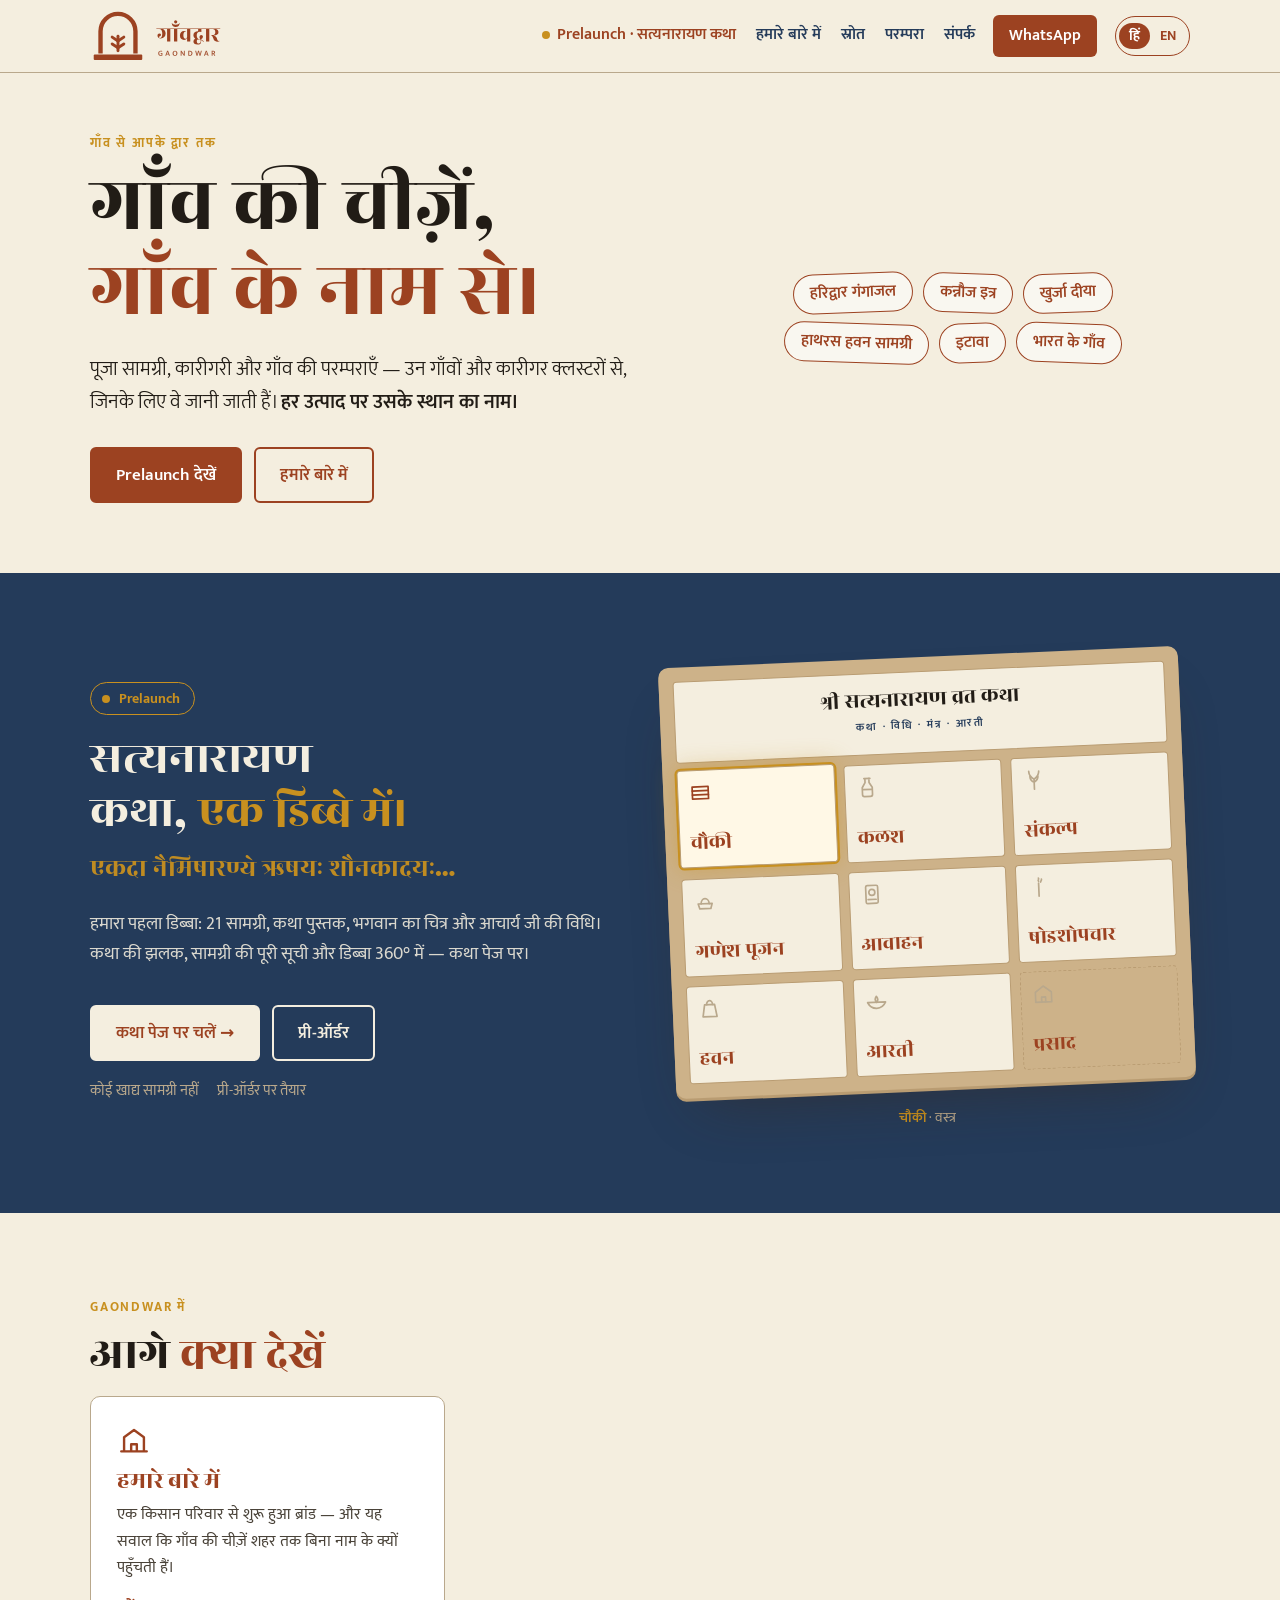
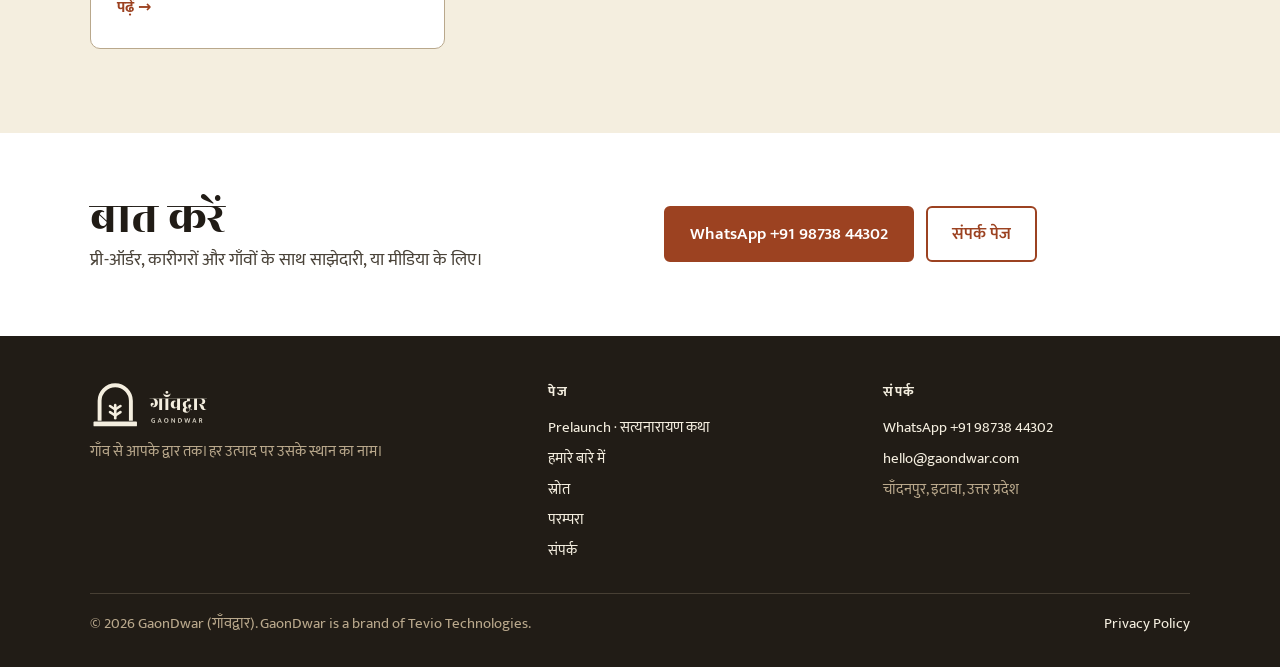
<file: index.html>
<!DOCTYPE html>

<html data-title-en="GaonDwar | From the village to your door" lang="hi">
<head>
<meta charset="utf-8"/>
<meta content="width=device-width, initial-scale=1" name="viewport"/>
<title>GaonDwar | गाँवद्वार — गाँव से आपके द्वार तक</title>
<meta content="GaonDwar (गाँवद्वार) — पूजा सामग्री, कारीगरी और गाँव की परम्पराएँ, उन गाँवों और कारीगर क्लस्टरों से जिनके लिए वे जानी जाती हैं। Prelaunch: सत्यनारायण कथा पूजन सामग्री।" name="description"/>
<meta content="GaonDwar | गाँवद्वार — गाँव से आपके द्वार तक" property="og:title"/>
<meta content="GaonDwar (गाँवद्वार) — पूजा सामग्री, कारीगरी और गाँव की परम्पराएँ, उन गाँवों और कारीगर क्लस्टरों से जिनके लिए वे जानी जाती हैं। Prelaunch: सत्यनारायण कथा पूजन सामग्री।" property="og:description"/>
<meta content="https://gaondwar.in/" property="og:url"/>
<meta content="website" property="og:type"/>
<meta content="https://gaondwar.in/assets/og-image.png" property="og:image"/>
<meta content="summary_large_image" name="twitter:card"/>
<meta content="#9C4221" name="theme-color"/>
<link href="assets/favicon.svg" rel="icon" type="image/svg+xml"/>
<link href="assets/favicon-32.png" rel="icon" sizes="32x32" type="image/png"/>
<link href="assets/favicon-180.png" rel="apple-touch-icon"/>
<link href="https://fonts.googleapis.com" rel="preconnect"/>
<link crossorigin="" href="https://fonts.gstatic.com" rel="preconnect"/>
<link href="https://fonts.googleapis.com/css2?family=Mukta:wght@300;400;500;600;700&amp;family=Rozha+One&amp;display=swap" rel="stylesheet"/>
<link href="assets/site.css" rel="stylesheet"/>
<style>
.hero{display:grid;grid-template-columns:minmax(0,1.1fr) minmax(0,.9fr);gap:48px;align-items:center;padding-top:60px;padding-bottom:70px}
@media(max-width:880px){.hero{grid-template-columns:minmax(0,1fr);gap:26px;padding-top:34px}}
.hero h1{font-family:'Rozha One',serif;font-weight:400;font-size:clamp(44px,6.6vw,82px);line-height:1.03;text-wrap:balance}
.hero .lede{font-size:clamp(17px,1.7vw,20px);font-weight:300;max-width:31em;margin:20px 0 28px}
.hero .lede b{font-weight:600}
.places{display:flex;flex-wrap:wrap;gap:10px}
.places span{border:1.5px solid var(--geru);color:var(--geru);border-radius:30px;padding:6px 16px;font-weight:600;background:#fff8}
.hero .places{justify-self:center;max-width:430px;justify-content:center}
.hero .places span:nth-child(odd){transform:rotate(-2deg)}.hero .places span:nth-child(even){transform:rotate(2deg)}
.teaser{background:var(--neel);color:var(--chuna);overflow:hidden}
.teaser .two{grid-template-columns:minmax(0,1fr) minmax(0,1fr);align-items:center}
@media(max-width:880px){.teaser .two{grid-template-columns:minmax(0,1fr)}}
.teaser h2{color:var(--chuna)} .teaser h2 em{color:var(--haldi)}
.teaser .lead{color:var(--chuna);opacity:.88}
.teaser .pre{display:inline-flex;align-items:center;gap:9px;border:1.5px solid var(--haldi);color:var(--haldi);border-radius:30px;padding:4px 14px 4px 11px;font-weight:700;font-size:14px;margin-bottom:18px}
.teaser .pre i{width:8px;height:8px;border-radius:50%;background:var(--haldi);animation:gdpulse 2s infinite}
.teaser .shl{font-family:'Rozha One',serif;color:var(--haldi);font-size:clamp(20px,2.3vw,26px);line-height:1.5;margin:-6px 0 22px;opacity:.95}
.teaser .ktray{background:var(--kraft)}
.teaser .ktray-cap{color:var(--mitti)} .teaser .ktray-cap b{color:var(--haldi)}
.teaser .facts{list-style:none;display:flex;flex-wrap:wrap;gap:6px 18px;font-size:15px;color:var(--mitti);margin:18px 0 0}
</style>
</head>
<body>
<header class="site">
<div class="wrap nav">
<a aria-label="GaonDwar होम" class="brand" href="./"><img alt="GaonDwar — गाँवद्वार" height="150" src="assets/gaondwar-logo.svg" width="359"/></a>
<nav aria-label="मुख्य" class="menu" id="menu"><a class="pre" data-en="Prelaunch · Satyanarayan Katha" href="satyanarayan/">Prelaunch · सत्यनारायण कथा</a><a data-en="About us" href="about/">हमारे बारे में</a><a data-en="Sourcing" href="sourcing/">स्रोत</a><a data-en="Traditions" href="parampara/">परम्परा</a><a data-en="Contact" href="contact/">संपर्क</a></nav>
<a class="nav-wa" href="https://wa.me/919873844302?text=Namaste%20GaonDwar" rel="noopener" target="_blank">WhatsApp</a>
<button aria-label="Switch to English" class="lang" data-lang-toggle="" title="English / हिंदी" type="button"><span class="l-hi">हिं</span><span class="l-en">EN</span></button>
<button aria-controls="menu" aria-expanded="false" aria-label="मेन्यू" class="burger" type="button"><span></span><span></span><span></span></button>
</div>
</header>
<main>
<div class="wrap hero">
<div>
<div class="kick" data-en="From the village to your door">गाँव से आपके द्वार तक</div>
<h1 data-en="Village goods,&lt;br/&gt;&lt;em&gt;in the village's name.&lt;/em&gt;">गाँव की चीज़ें,<br/><em>गाँव के नाम से।</em></h1>
<p class="lede" data-en="Puja samagri, crafts and village traditions — from the villages and artisan clusters they are known for. &lt;b&gt;Every product carries the name of its place.&lt;/b&gt;">पूजा सामग्री, कारीगरी और गाँव की परम्पराएँ — उन गाँवों और कारीगर क्लस्टरों से, जिनके लिए वे जानी जाती हैं। <b>हर उत्पाद पर उसके स्थान का नाम।</b></p>
<div class="ctas"><a class="btn" data-en="See the prelaunch" href="satyanarayan/">Prelaunch देखें</a><a class="btn ghost" data-en="About us" href="about/">हमारे बारे में</a></div>
</div>
<div aria-label="स्रोत" class="places rv" data-en="&lt;span&gt;Haridwar Gangajal&lt;/span&gt;&lt;span&gt;Kannauj Ittar&lt;/span&gt;&lt;span&gt;Khurja Diya&lt;/span&gt;&lt;span&gt;Hathras Havan Samagri&lt;/span&gt;&lt;span&gt;Etawah&lt;/span&gt;&lt;span&gt;Villages of India&lt;/span&gt;"><span>हरिद्वार गंगाजल</span><span>कन्नौज इत्र</span><span>खुर्जा दीया</span><span>हाथरस हवन सामग्री</span><span>इटावा</span><span>भारत के गाँव</span></div>
</div>
<section class="teaser">
<div class="wrap two">
<div>
<span class="pre rv"><i></i>Prelaunch</span>
<h2 class="rv" data-en="Satyanarayan Katha, &lt;em&gt;in one box.&lt;/em&gt;">सत्यनारायण कथा, <em>एक डिब्बे में।</em></h2>
<p class="shl rv">एकदा नैमिषारण्ये ऋषयः शौनकादयः…</p>
<p class="lead rv" data-en="Our first box: 21 items, the katha book, the Lord's picture and Acharya ji's vidhi. A katha preview, the full samagri list and the box in 360° — on the Katha page.">हमारा पहला डिब्बा: 21 सामग्री, कथा पुस्तक, भगवान का चित्र और आचार्य जी की विधि। कथा की झलक, सामग्री की पूरी सूची और डिब्बा 360° में — कथा पेज पर।</p>
<div class="ctas rv"><a class="btn light" data-en="Go to the Katha page →" href="satyanarayan/">कथा पेज पर चलें →</a><a class="btn ghost" data-en="Pre-order" href="https://wa.me/919873844302?text=%E0%A4%A8%E0%A4%AE%E0%A4%B8%E0%A5%8D%E0%A4%A4%E0%A5%87%2C%20%E0%A4%B8%E0%A4%A4%E0%A5%8D%E0%A4%AF%E0%A4%A8%E0%A4%BE%E0%A4%B0%E0%A4%BE%E0%A4%AF%E0%A4%A3%20%E0%A4%AA%E0%A5%82%E0%A4%9C%E0%A4%A8%20%E0%A4%B8%E0%A4%BE%E0%A4%AE%E0%A4%97%E0%A5%8D%E0%A4%B0%E0%A5%80%20%E0%A4%AA%E0%A5%8D%E0%A4%B0%E0%A5%80-%E0%A4%91%E0%A4%B0%E0%A5%8D%E0%A4%A1%E0%A4%B0" rel="noopener" style="color:var(--chuna);border-color:var(--chuna)" target="_blank">प्री-ऑर्डर</a></div>
<ul class="facts rv"><li data-en="No food items">कोई खाद्य सामग्री नहीं</li><li data-en="Made to pre-order">प्री-ऑर्डर पर तैयार</li></ul>
</div>
<div aria-label="डिब्बे के अंदर: पूजा के चरण और उनकी सामग्री" class="ktray-wrap">
<div class="ktray">
<div class="book" data-en="&lt;b&gt;Shri Satyanarayan Vrat Katha&lt;/b&gt;&lt;span&gt;KATHA · VIDHI · MANTRA · AARTI&lt;/span&gt;"><b>श्री सत्यनारायण व्रत कथा</b><span>कथा · विधि · मंत्र · आरती</span></div>
<div class="kh" data-grid=""></div>
</div>
<p aria-live="polite" class="ktray-cap" data-cap=""></p>
</div>
</div>
</section>
<section>
<div class="wrap">
<div class="kick rv" data-en="On GaonDwar">GaonDwar में</div>
<h2 class="rv" data-en="Where to &lt;em&gt;next&lt;/em&gt;">आगे <em>क्या देखें</em></h2>
<div class="cards">
<a class="card rv" href="about/"><svg aria-hidden="true" class="ico" fill="none" stroke="currentColor" stroke-linecap="round" stroke-linejoin="round" stroke-width="1.7" viewbox="0 0 24 24"><path d="M3 20h18M5 20V10l7-5 7 5v10M10 20v-5h4v5"></path></svg><h3 data-en="About us">हमारे बारे में</h3><p data-en="A brand started by a farming family — and the question of why village goods reach cities without their name.">एक किसान परिवार से शुरू हुआ ब्रांड — और यह सवाल कि गाँव की चीज़ें शहर तक बिना नाम के क्यों पहुँचती हैं।</p><span class="more" data-en="Read →">पढ़ें →</span></a>
<a class="card rv" href="sourcing/"><svg aria-hidden="true" class="ico" fill="none" stroke="currentColor" stroke-linecap="round" stroke-linejoin="round" stroke-width="1.7" viewbox="0 0 24 24"><path d="M12 21s-7-6.2-7-11a7 7 0 0 1 14 0c0 4.8-7 11-7 11z"></path><circle cx="12" cy="10" r="2.5"></circle></svg><h3 data-en="Sourcing">स्रोत</h3><p data-en="Known by the name of the place — Haridwar, Kannauj, Khurja, Hathras. Which item comes from where.">जगह के नाम से पहचान — हरिद्वार, कन्नौज, खुर्जा, हाथरस। कौन-सी सामग्री कहाँ से।</p><span class="more" data-en="See →">देखें →</span></a>
<a class="card rv" href="parampara/"><svg aria-hidden="true" class="ico" fill="none" stroke="currentColor" stroke-linecap="round" stroke-linejoin="round" stroke-width="1.7" viewbox="0 0 24 24"><path d="M4 5h6a2 2 0 0 1 2 2v12a2 2 0 0 0-2-2H4zM20 5h-6a2 2 0 0 0-2 2v12a2 2 0 0 1 2-2h6z"></path></svg><h3 data-en="Traditions">परम्परा</h3><p data-en="Katha, vidhi, bhajans and folk songs — the way they happen in village homes.">कथा, विधि, भजन और लोक गीत — जैसे गाँवों के घरों में होते हैं।</p><span class="more" data-en="See →">देखें →</span></a>
</div>
</div>
</section>
<section style="background:#fff;padding:60px 0">
<div class="wrap two" style="align-items:center">
<div><h2 class="rv" data-en="Talk to us" style="margin:0">बात करें</h2><p class="rv" data-en="For pre-orders, partnerships with artisans and villages, or media." style="color:#4a4339;font-size:18px">प्री-ऑर्डर, कारीगरों और गाँवों के साथ साझेदारी, या मीडिया के लिए।</p></div>
<div class="ctas rv"><a class="btn" href="https://wa.me/919873844302" rel="noopener" target="_blank">WhatsApp +91 98738 44302</a><a class="btn ghost" data-en="Contact page" href="contact/">संपर्क पेज</a></div>
</div>
</section>
</main>
<footer class="site">
<div class="wrap">
<div class="cols">
<div data-en='&lt;span aria-label="GaonDwar" class="flogo" role="img" style="-webkit-mask-image:url(assets/gaondwar-logo.svg);mask-image:url(assets/gaondwar-logo.svg)"&gt;&lt;/span&gt;From the village to your door. Every product carries the name of its place.'><span aria-label="GaonDwar" class="flogo" role="img" style="-webkit-mask-image:url(assets/gaondwar-logo.svg);mask-image:url(assets/gaondwar-logo.svg)"></span>गाँव से आपके द्वार तक। हर उत्पाद पर उसके स्थान का नाम।</div>
<div><h4 data-en="Pages">पेज</h4><ul><li><a data-en="Prelaunch · Satyanarayan Katha" href="satyanarayan/">Prelaunch · सत्यनारायण कथा</a></li><li><a data-en="About us" href="about/">हमारे बारे में</a></li><li><a data-en="Sourcing" href="sourcing/">स्रोत</a></li><li><a data-en="Traditions" href="parampara/">परम्परा</a></li><li><a data-en="Contact" href="contact/">संपर्क</a></li></ul></div>
<div><h4 data-en="Contact">संपर्क</h4><ul><li><a href="https://wa.me/919873844302">WhatsApp +91 98738 44302</a></li><li><a href="mailto:hello@gaondwar.com">hello@gaondwar.com</a></li><li data-en="Chandanpur, Etawah, Uttar Pradesh">चाँदनपुर, इटावा, उत्तर प्रदेश</li></ul></div>
</div>
<div class="legal"><div>© 2026 GaonDwar (गाँवद्वार). GaonDwar is a brand of Tevio Technologies.</div><div><a href="privacy.html">Privacy Policy</a></div></div>
</div>
</footer>
<script src="assets/site.js"></script>
</body>
</html>
</file>
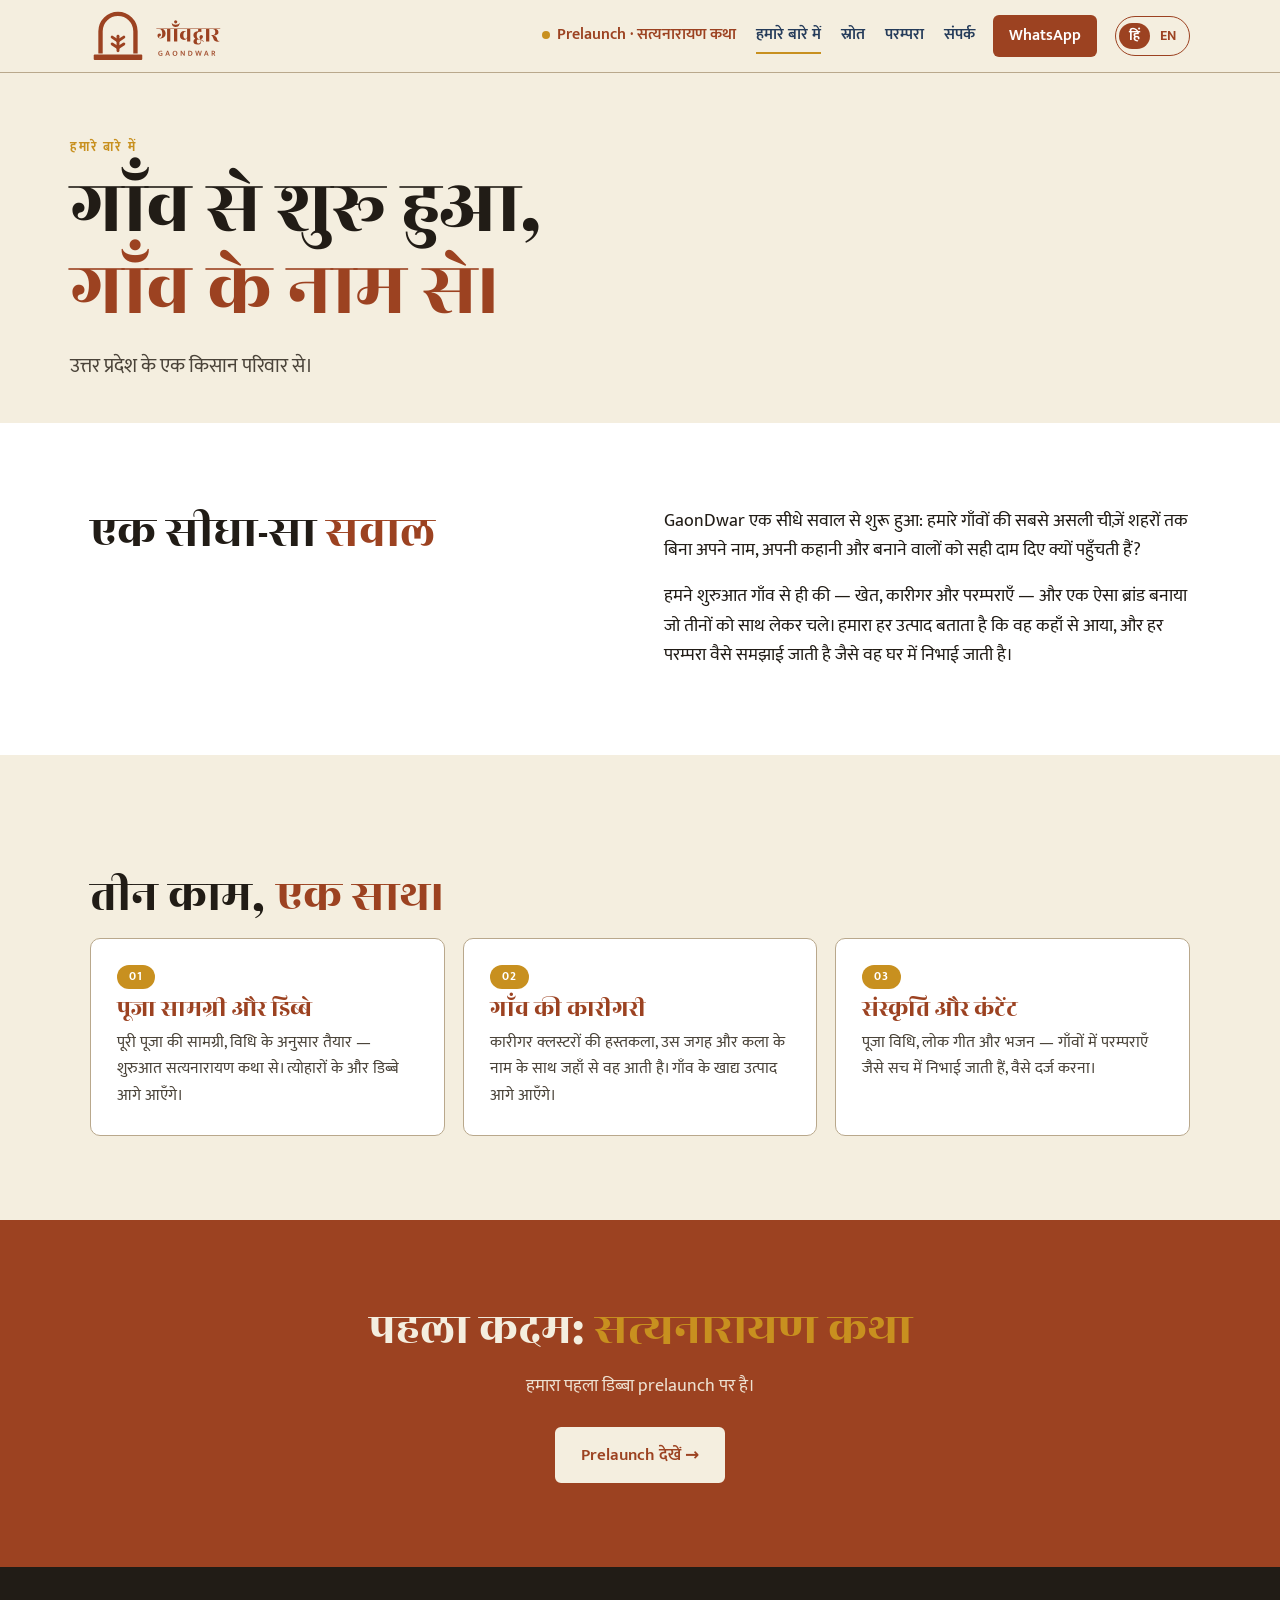
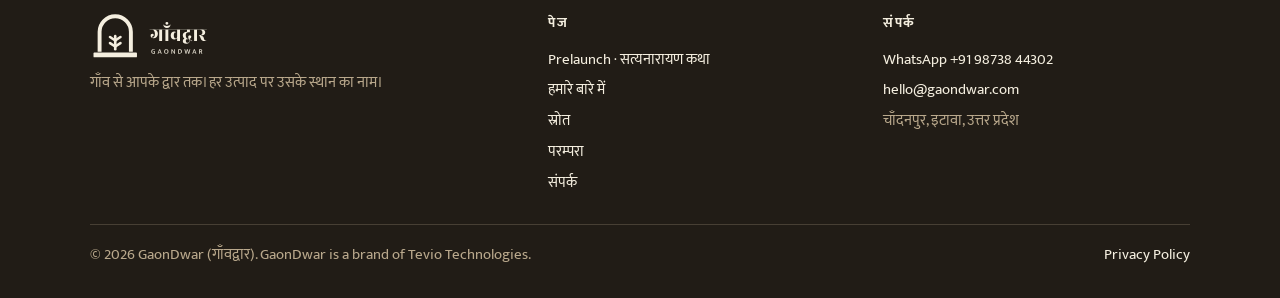
<file: about/index.html>
<!DOCTYPE html>

<html data-title-en="About us | GaonDwar" lang="hi">
<head>
<meta charset="utf-8"/>
<meta content="width=device-width, initial-scale=1" name="viewport"/>
<title>हमारे बारे में | GaonDwar गाँवद्वार</title>
<meta content="GaonDwar उत्तर प्रदेश के एक किसान परिवार से शुरू हुआ — गाँव की चीज़ें, उनके स्थान के नाम के साथ।" name="description"/>
<meta content="हमारे बारे में | GaonDwar गाँवद्वार" property="og:title"/>
<meta content="GaonDwar उत्तर प्रदेश के एक किसान परिवार से शुरू हुआ — गाँव की चीज़ें, उनके स्थान के नाम के साथ।" property="og:description"/>
<meta content="https://gaondwar.in/about/" property="og:url"/>
<meta content="website" property="og:type"/>
<meta content="https://gaondwar.in/assets/og-image.png" property="og:image"/>
<meta content="summary_large_image" name="twitter:card"/>
<meta content="#9C4221" name="theme-color"/>
<link href="../assets/favicon.svg" rel="icon" type="image/svg+xml"/>
<link href="../assets/favicon-32.png" rel="icon" sizes="32x32" type="image/png"/>
<link href="../assets/favicon-180.png" rel="apple-touch-icon"/>
<link href="https://fonts.googleapis.com" rel="preconnect"/>
<link crossorigin="" href="https://fonts.gstatic.com" rel="preconnect"/>
<link href="https://fonts.googleapis.com/css2?family=Mukta:wght@300;400;500;600;700&amp;family=Rozha+One&amp;display=swap" rel="stylesheet"/>
<link href="../assets/site.css" rel="stylesheet"/>
<style></style>
</head>
<body>
<header class="site">
<div class="wrap nav">
<a aria-label="GaonDwar होम" class="brand" href="../"><img alt="GaonDwar — गाँवद्वार" height="150" src="../assets/gaondwar-logo.svg" width="359"/></a>
<nav aria-label="मुख्य" class="menu" id="menu"><a class="pre" data-en="Prelaunch · Satyanarayan Katha" href="../satyanarayan/">Prelaunch · सत्यनारायण कथा</a><a aria-current="page" data-en="About us" href="../about/">हमारे बारे में</a><a data-en="Sourcing" href="../sourcing/">स्रोत</a><a data-en="Traditions" href="../parampara/">परम्परा</a><a data-en="Contact" href="../contact/">संपर्क</a></nav>
<a class="nav-wa" href="https://wa.me/919873844302?text=Namaste%20GaonDwar" rel="noopener" target="_blank">WhatsApp</a>
<button aria-label="Switch to English" class="lang" data-lang-toggle="" title="English / हिंदी" type="button"><span class="l-hi">हिं</span><span class="l-en">EN</span></button>
<button aria-controls="menu" aria-expanded="false" aria-label="मेन्यू" class="burger" type="button"><span></span><span></span><span></span></button>
</div>
</header>
<main>
<div class="wrap pagehead">
<div class="kick" data-en="About us">हमारे बारे में</div>
<h1 data-en="Started in the village,&lt;br/&gt;&lt;em&gt;in the village's name.&lt;/em&gt;">गाँव से शुरू हुआ,<br/><em>गाँव के नाम से।</em></h1>
<p class="lead" data-en="Rooted in a farming family in Uttar Pradesh.">उत्तर प्रदेश के एक किसान परिवार से।</p>
</div>
<section style="background:#fff">
<div class="wrap two">
<div><h2 class="rv" data-en="A simple &lt;em&gt;question&lt;/em&gt;">एक सीधा-सा <em>सवाल</em></h2></div>
<div class="rv">
<p data-en="GaonDwar began with a simple question: why do the most authentic things from our villages reach cities without their name, their story, or fair value for the people who make them?" style="font-size:18px">GaonDwar एक सीधे सवाल से शुरू हुआ: हमारे गाँवों की सबसे असली चीज़ें शहरों तक बिना अपने नाम, अपनी कहानी और बनाने वालों को सही दाम दिए क्यों पहुँचती हैं?</p>
<p data-en="We started from the village itself — the farms, the kaarigars and the traditions — and built a brand that carries all three together. Every product we offer says where it comes from, and every tradition we share is explained the way it is practised at home." style="font-size:18px;margin-top:16px">हमने शुरुआत गाँव से ही की — खेत, कारीगर और परम्पराएँ — और एक ऐसा ब्रांड बनाया जो तीनों को साथ लेकर चले। हमारा हर उत्पाद बताता है कि वह कहाँ से आया, और हर परम्परा वैसे समझाई जाती है जैसे वह घर में निभाई जाती है।</p>
</div>
</div>
</section>
<section>
<div class="wrap">
<div class="kick rv" data-en="What we do">हम क्या करते हैं</div>
<h2 class="rv" data-en="Three things, &lt;em&gt;done together.&lt;/em&gt;">तीन काम, <em>एक साथ।</em></h2>
<div class="cards">
<div class="card rv"><span class="badge">01</span><h3 data-en="Puja samagri &amp; kits">पूजा सामग्री और डिब्बे</h3><p data-en="Complete puja kits prepared as per vidhi, starting with Satyanarayan Katha. More festival kits will follow.">पूरी पूजा की सामग्री, विधि के अनुसार तैयार — शुरुआत सत्यनारायण कथा से। त्योहारों के और डिब्बे आगे आएँगे।</p></div>
<div class="card rv"><span class="badge">02</span><h3 data-en="Village crafts">गाँव की कारीगरी</h3><p data-en="Handicrafts from artisan clusters, credited to the place and craft they come from. Village food products will follow.">कारीगर क्लस्टरों की हस्तकला, उस जगह और कला के नाम के साथ जहाँ से वह आती है। गाँव के खाद्य उत्पाद आगे आएँगे।</p></div>
<div class="card rv"><span class="badge">03</span><h3 data-en="Culture &amp; content">संस्कृति और कंटेंट</h3><p data-en="Puja vidhi, lok geet and bhajans — documenting how traditions are actually practised in the villages.">पूजा विधि, लोक गीत और भजन — गाँवों में परम्पराएँ जैसे सच में निभाई जाती हैं, वैसे दर्ज करना।</p></div>
</div>
</div>
</section>
<section style="background:var(--geru);color:var(--chuna);text-align:center">
<div class="wrap">
<h2 class="rv" data-en='First step: &lt;span style="color:var(--haldi)"&gt;Satyanarayan Katha&lt;/span&gt;' style="color:var(--chuna)">पहला कदम: <span style="color:var(--haldi)">सत्यनारायण कथा</span></h2>
<p class="rv" data-en="Our first box is in prelaunch." style="font-size:18px;opacity:.92;margin-bottom:26px">हमारा पहला डिब्बा prelaunch पर है।</p>
<a class="btn light rv" data-en="See the prelaunch →" href="../satyanarayan/">Prelaunch देखें →</a>
</div>
</section>
</main>
<footer class="site">
<div class="wrap">
<div class="cols">
<div data-en='&lt;span aria-label="GaonDwar" class="flogo" role="img" style="-webkit-mask-image:url(../assets/gaondwar-logo.svg);mask-image:url(../assets/gaondwar-logo.svg)"&gt;&lt;/span&gt;From the village to your door. Every product carries the name of its place.'><span aria-label="GaonDwar" class="flogo" role="img" style="-webkit-mask-image:url(../assets/gaondwar-logo.svg);mask-image:url(../assets/gaondwar-logo.svg)"></span>गाँव से आपके द्वार तक। हर उत्पाद पर उसके स्थान का नाम।</div>
<div><h4 data-en="Pages">पेज</h4><ul><li><a data-en="Prelaunch · Satyanarayan Katha" href="../satyanarayan/">Prelaunch · सत्यनारायण कथा</a></li><li><a data-en="About us" href="../about/">हमारे बारे में</a></li><li><a data-en="Sourcing" href="../sourcing/">स्रोत</a></li><li><a data-en="Traditions" href="../parampara/">परम्परा</a></li><li><a data-en="Contact" href="../contact/">संपर्क</a></li></ul></div>
<div><h4 data-en="Contact">संपर्क</h4><ul><li><a href="https://wa.me/919873844302">WhatsApp +91 98738 44302</a></li><li><a href="mailto:hello@gaondwar.com">hello@gaondwar.com</a></li><li data-en="Chandanpur, Etawah, Uttar Pradesh">चाँदनपुर, इटावा, उत्तर प्रदेश</li></ul></div>
</div>
<div class="legal"><div>© 2026 GaonDwar (गाँवद्वार). GaonDwar is a brand of Tevio Technologies.</div><div><a href="../privacy.html">Privacy Policy</a></div></div>
</div>
</footer>
<script src="../assets/site.js"></script>
</body>
</html>
</file>
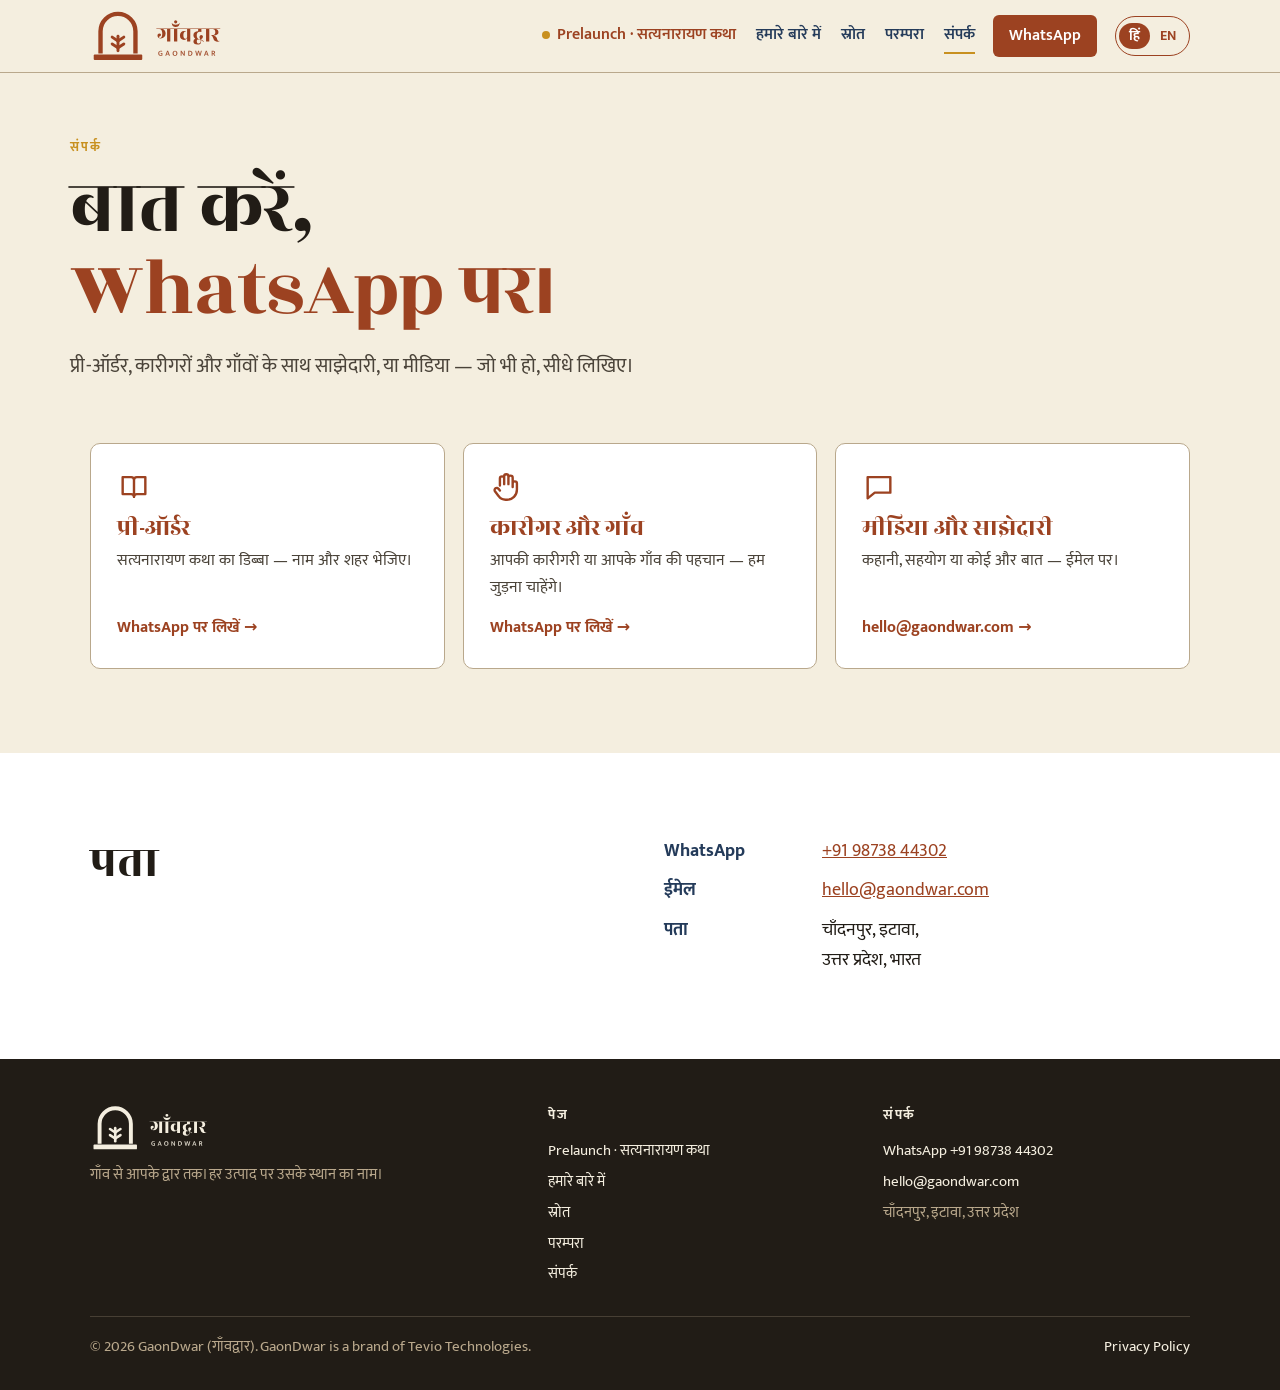
<file: contact/index.html>
<!DOCTYPE html>

<html data-title-en="Contact | GaonDwar" lang="hi">
<head>
<meta charset="utf-8"/>
<meta content="width=device-width, initial-scale=1" name="viewport"/>
<title>संपर्क | GaonDwar गाँवद्वार</title>
<meta content="GaonDwar से संपर्क — प्री-ऑर्डर, कारीगर और गाँव, मीडिया। WhatsApp +91 98738 44302, hello@gaondwar.com" name="description"/>
<meta content="संपर्क | GaonDwar गाँवद्वार" property="og:title"/>
<meta content="GaonDwar से संपर्क — प्री-ऑर्डर, कारीगर और गाँव, मीडिया। WhatsApp +91 98738 44302, hello@gaondwar.com" property="og:description"/>
<meta content="https://gaondwar.in/contact/" property="og:url"/>
<meta content="website" property="og:type"/>
<meta content="https://gaondwar.in/assets/og-image.png" property="og:image"/>
<meta content="summary_large_image" name="twitter:card"/>
<meta content="#9C4221" name="theme-color"/>
<link href="../assets/favicon.svg" rel="icon" type="image/svg+xml"/>
<link href="../assets/favicon-32.png" rel="icon" sizes="32x32" type="image/png"/>
<link href="../assets/favicon-180.png" rel="apple-touch-icon"/>
<link href="https://fonts.googleapis.com" rel="preconnect"/>
<link crossorigin="" href="https://fonts.gstatic.com" rel="preconnect"/>
<link href="https://fonts.googleapis.com/css2?family=Mukta:wght@300;400;500;600;700&amp;family=Rozha+One&amp;display=swap" rel="stylesheet"/>
<link href="../assets/site.css" rel="stylesheet"/>
<style>.ways{display:grid;grid-template-columns:repeat(3,1fr);gap:18px}
@media(max-width:860px){.ways{grid-template-columns:1fr}}
.addr{display:grid;grid-template-columns:140px 1fr;gap:10px 18px;font-size:18px}
.addr dt{font-weight:700;color:var(--neel)}</style>
</head>
<body>
<header class="site">
<div class="wrap nav">
<a aria-label="GaonDwar होम" class="brand" href="../"><img alt="GaonDwar — गाँवद्वार" height="150" src="../assets/gaondwar-logo.svg" width="359"/></a>
<nav aria-label="मुख्य" class="menu" id="menu"><a class="pre" data-en="Prelaunch · Satyanarayan Katha" href="../satyanarayan/">Prelaunch · सत्यनारायण कथा</a><a data-en="About us" href="../about/">हमारे बारे में</a><a data-en="Sourcing" href="../sourcing/">स्रोत</a><a data-en="Traditions" href="../parampara/">परम्परा</a><a aria-current="page" data-en="Contact" href="../contact/">संपर्क</a></nav>
<a class="nav-wa" href="https://wa.me/919873844302?text=Namaste%20GaonDwar" rel="noopener" target="_blank">WhatsApp</a>
<button aria-label="Switch to English" class="lang" data-lang-toggle="" title="English / हिंदी" type="button"><span class="l-hi">हिं</span><span class="l-en">EN</span></button>
<button aria-controls="menu" aria-expanded="false" aria-label="मेन्यू" class="burger" type="button"><span></span><span></span><span></span></button>
</div>
</header>
<main>
<div class="wrap pagehead">
<div class="kick" data-en="Contact">संपर्क</div>
<h1 data-en="Talk to us,&lt;br/&gt;&lt;em&gt;on WhatsApp.&lt;/em&gt;">बात करें,<br/><em>WhatsApp पर।</em></h1>
<p class="lead" data-en="Pre-orders, partnerships with artisans and villages, or media — whatever it is, write to us directly.">प्री-ऑर्डर, कारीगरों और गाँवों के साथ साझेदारी, या मीडिया — जो भी हो, सीधे लिखिए।</p>
</div>
<section style="padding-top:20px">
<div class="wrap">
<div class="ways">
<a class="card rv" href="https://wa.me/919873844302?text=%E0%A4%A8%E0%A4%AE%E0%A4%B8%E0%A5%8D%E0%A4%A4%E0%A5%87%2C%20%E0%A4%B8%E0%A4%A4%E0%A5%8D%E0%A4%AF%E0%A4%A8%E0%A4%BE%E0%A4%B0%E0%A4%BE%E0%A4%AF%E0%A4%A3%20%E0%A4%AA%E0%A5%82%E0%A4%9C%E0%A4%A8%20%E0%A4%B8%E0%A4%BE%E0%A4%AE%E0%A4%97%E0%A5%8D%E0%A4%B0%E0%A5%80%20%E0%A4%AA%E0%A5%8D%E0%A4%B0%E0%A5%80-%E0%A4%91%E0%A4%B0%E0%A5%8D%E0%A4%A1%E0%A4%B0" rel="noopener" target="_blank"><svg aria-hidden="true" class="ico" fill="none" stroke="currentColor" stroke-linecap="round" stroke-linejoin="round" stroke-width="1.7" viewbox="0 0 24 24"><path d="M4 5h6a2 2 0 0 1 2 2v12a2 2 0 0 0-2-2H4zM20 5h-6a2 2 0 0 0-2 2v12a2 2 0 0 1 2-2h6z"></path></svg><h3 data-en="Pre-order">प्री-ऑर्डर</h3><p data-en="The Satyanarayan Katha box — send your name and city.">सत्यनारायण कथा का डिब्बा — नाम और शहर भेजिए।</p><span class="more" data-en="Write on WhatsApp →">WhatsApp पर लिखें →</span></a>
<a class="card rv" href="https://wa.me/919873844302?text=%E0%A4%A8%E0%A4%AE%E0%A4%B8%E0%A5%8D%E0%A4%A4%E0%A5%87%20GaonDwar%2C%20%E0%A4%AE%E0%A5%88%E0%A4%82%20%E0%A4%95%E0%A4%BE%E0%A4%B0%E0%A5%80%E0%A4%97%E0%A4%B0%20/%20%E0%A4%97%E0%A4%BE%E0%A4%81%E0%A4%B5%20%E0%A4%95%E0%A5%80%20%E0%A4%93%E0%A4%B0%20%E0%A4%B8%E0%A5%87%20%E0%A4%9C%E0%A5%81%E0%A4%A1%E0%A4%BC%E0%A4%A8%E0%A4%BE%20%E0%A4%9A%E0%A4%BE%E0%A4%B9%E0%A4%A4%E0%A4%BE%20%E0%A4%B9%E0%A5%82%E0%A4%81" rel="noopener" target="_blank"><svg aria-hidden="true" class="ico" fill="none" stroke="currentColor" stroke-linecap="round" stroke-linejoin="round" stroke-width="1.7" viewbox="0 0 24 24"><path d="M7 11V6a1.5 1.5 0 0 1 3 0v4M10 10V4.5a1.5 1.5 0 0 1 3 0V10M13 10V5.5a1.5 1.5 0 0 1 3 0V12M16 9.5a1.5 1.5 0 0 1 3 0V14a7 7 0 0 1-7 7h-1a6 6 0 0 1-5-2.7L3.5 15a1.5 1.5 0 0 1 2.5-1.7L7 14.5"></path></svg><h3 data-en="Artisans &amp; villages">कारीगर और गाँव</h3><p data-en="Your craft, or what your village is known for — we'd love to connect.">आपकी कारीगरी या आपके गाँव की पहचान — हम जुड़ना चाहेंगे।</p><span class="more" data-en="Write on WhatsApp →">WhatsApp पर लिखें →</span></a>
<a class="card rv" href="mailto:hello@gaondwar.com?subject=Media%20%2F%20Partnership"><svg aria-hidden="true" class="ico" fill="none" stroke="currentColor" stroke-linecap="round" stroke-linejoin="round" stroke-width="1.7" viewbox="0 0 24 24"><path d="M4 5h16v11H9l-5 4z"></path></svg><h3 data-en="Media &amp; partnerships">मीडिया और साझेदारी</h3><p data-en="A story, a collaboration or anything else — by email.">कहानी, सहयोग या कोई और बात — ईमेल पर।</p><span class="more">hello@gaondwar.com →</span></a>
</div>
</div>
</section>
<section style="background:#fff">
<div class="wrap two">
<div><h2 class="rv" data-en="Address">पता</h2></div>
<dl class="addr rv">
<dt>WhatsApp</dt><dd><a href="https://wa.me/919873844302">+91 98738 44302</a></dd>
<dt data-en="Email">ईमेल</dt><dd><a href="mailto:hello@gaondwar.com">hello@gaondwar.com</a></dd>
<dt data-en="Address">पता</dt><dd data-en="Chandanpur, Etawah,&lt;br/&gt;Uttar Pradesh, India">चाँदनपुर, इटावा,<br/>उत्तर प्रदेश, भारत</dd>
</dl>
</div>
</section>
</main>
<footer class="site">
<div class="wrap">
<div class="cols">
<div data-en='&lt;span aria-label="GaonDwar" class="flogo" role="img" style="-webkit-mask-image:url(../assets/gaondwar-logo.svg);mask-image:url(../assets/gaondwar-logo.svg)"&gt;&lt;/span&gt;From the village to your door. Every product carries the name of its place.'><span aria-label="GaonDwar" class="flogo" role="img" style="-webkit-mask-image:url(../assets/gaondwar-logo.svg);mask-image:url(../assets/gaondwar-logo.svg)"></span>गाँव से आपके द्वार तक। हर उत्पाद पर उसके स्थान का नाम।</div>
<div><h4 data-en="Pages">पेज</h4><ul><li><a data-en="Prelaunch · Satyanarayan Katha" href="../satyanarayan/">Prelaunch · सत्यनारायण कथा</a></li><li><a data-en="About us" href="../about/">हमारे बारे में</a></li><li><a data-en="Sourcing" href="../sourcing/">स्रोत</a></li><li><a data-en="Traditions" href="../parampara/">परम्परा</a></li><li><a data-en="Contact" href="../contact/">संपर्क</a></li></ul></div>
<div><h4 data-en="Contact">संपर्क</h4><ul><li><a href="https://wa.me/919873844302">WhatsApp +91 98738 44302</a></li><li><a href="mailto:hello@gaondwar.com">hello@gaondwar.com</a></li><li data-en="Chandanpur, Etawah, Uttar Pradesh">चाँदनपुर, इटावा, उत्तर प्रदेश</li></ul></div>
</div>
<div class="legal"><div>© 2026 GaonDwar (गाँवद्वार). GaonDwar is a brand of Tevio Technologies.</div><div><a href="../privacy.html">Privacy Policy</a></div></div>
</div>
</footer>
<script src="../assets/site.js"></script>
</body>
</html>
</file>
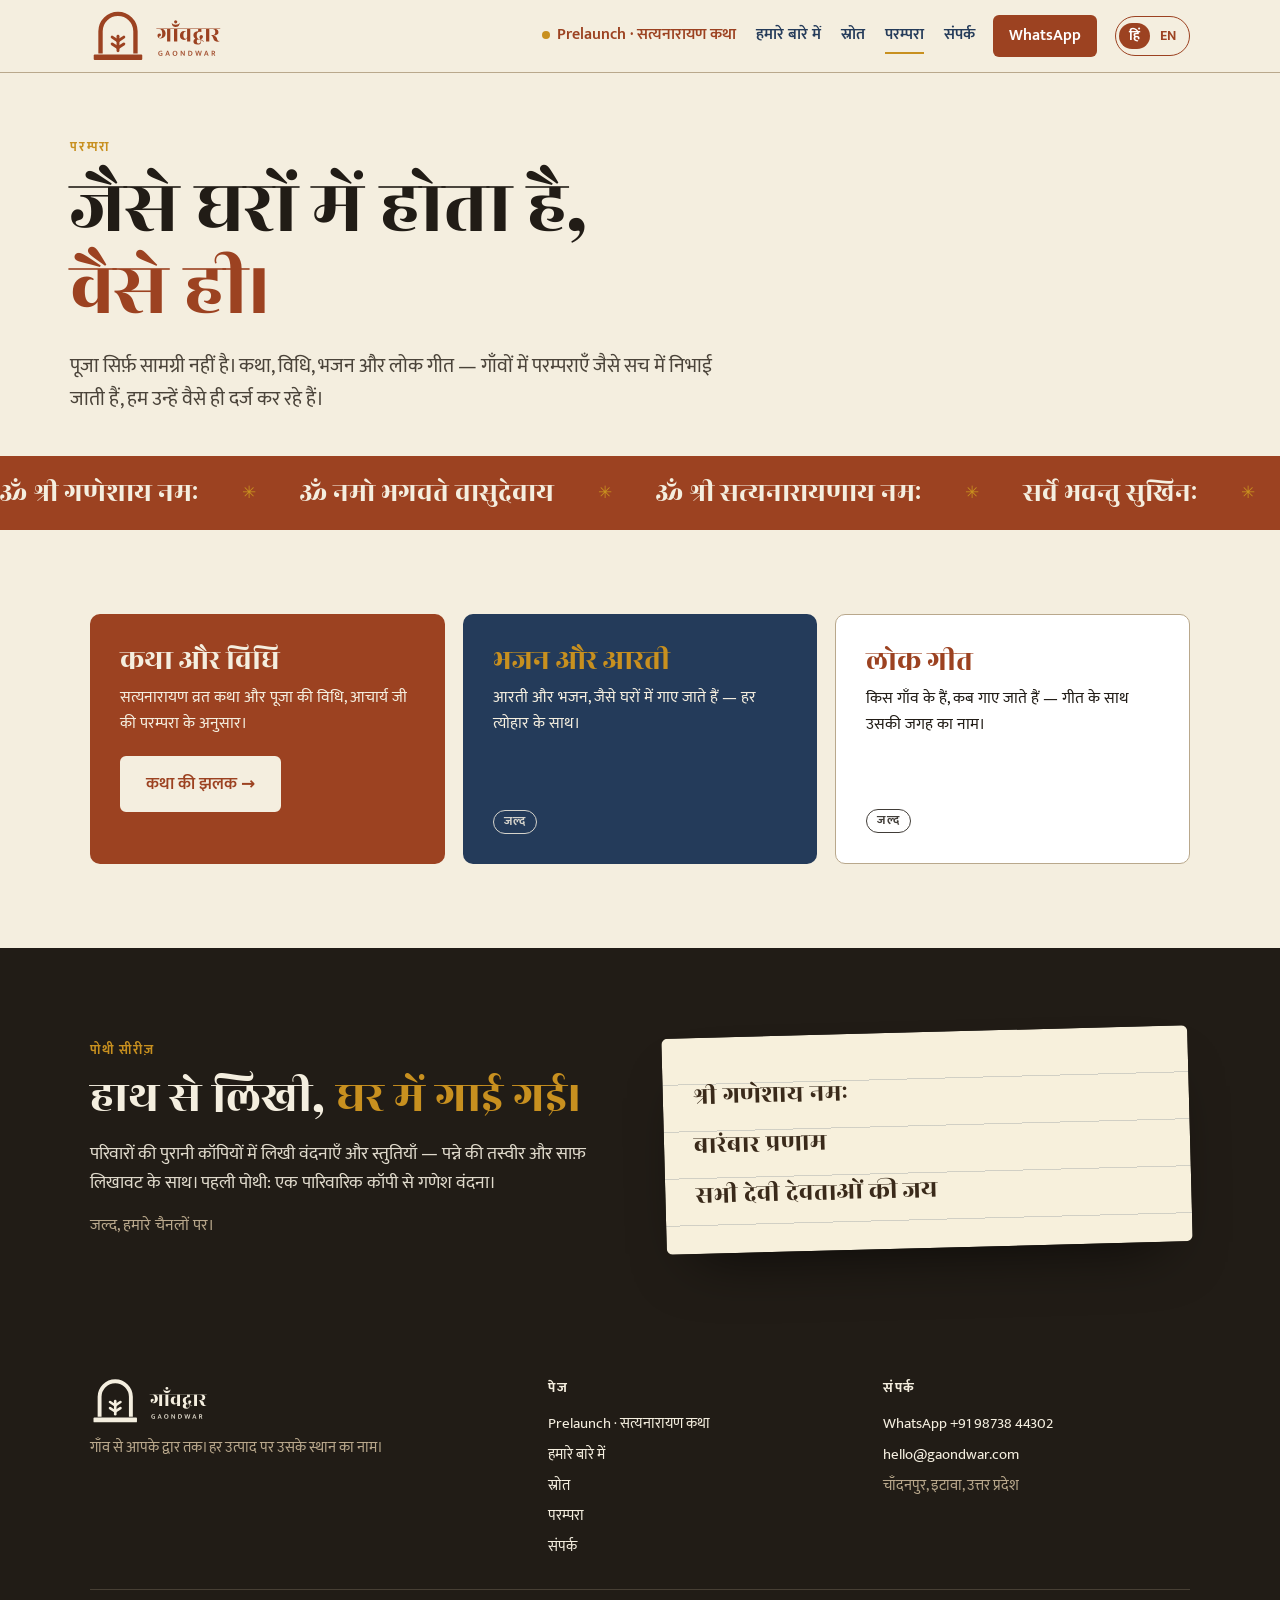
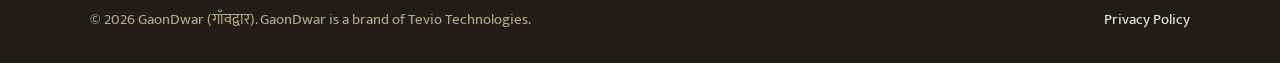
<file: parampara/index.html>
<!DOCTYPE html>

<html data-title-en="Traditions — katha, vidhi, bhajans, folk songs | GaonDwar" lang="hi">
<head>
<meta charset="utf-8"/>
<meta content="width=device-width, initial-scale=1" name="viewport"/>
<title>परम्परा — कथा, विधि, भजन, लोक गीत | GaonDwar गाँवद्वार</title>
<meta content="कथा, विधि, भजन और लोक गीत — गाँवों में परम्पराएँ जैसे निभाई जाती हैं, वैसे ही।" name="description"/>
<meta content="परम्परा — कथा, विधि, भजन, लोक गीत | GaonDwar गाँवद्वार" property="og:title"/>
<meta content="कथा, विधि, भजन और लोक गीत — गाँवों में परम्पराएँ जैसे निभाई जाती हैं, वैसे ही।" property="og:description"/>
<meta content="https://gaondwar.in/parampara/" property="og:url"/>
<meta content="website" property="og:type"/>
<meta content="https://gaondwar.in/assets/og-image.png" property="og:image"/>
<meta content="summary_large_image" name="twitter:card"/>
<meta content="#9C4221" name="theme-color"/>
<link href="../assets/favicon.svg" rel="icon" type="image/svg+xml"/>
<link href="../assets/favicon-32.png" rel="icon" sizes="32x32" type="image/png"/>
<link href="../assets/favicon-180.png" rel="apple-touch-icon"/>
<link href="https://fonts.googleapis.com" rel="preconnect"/>
<link crossorigin="" href="https://fonts.gstatic.com" rel="preconnect"/>
<link href="https://fonts.googleapis.com/css2?family=Mukta:wght@300;400;500;600;700&amp;family=Rozha+One&amp;display=swap" rel="stylesheet"/>
<link href="../assets/site.css" rel="stylesheet"/>
<style>.pillars{display:grid;grid-template-columns:repeat(3,1fr);gap:18px}
@media(max-width:860px){.pillars{grid-template-columns:1fr}}
.pil{border-radius:10px;padding:30px;min-height:250px;display:flex;flex-direction:column;gap:8px}
.pil h3{font-family:'Rozha One',serif;font-weight:400;font-size:30px;line-height:1.1}
.pil.a{background:var(--geru);color:var(--chuna)} .pil.a h3{color:var(--chuna)}
.pil.b{background:var(--neel);color:var(--chuna)} .pil.b h3{color:var(--haldi)}
.pil.c{background:#fff;border:1px solid var(--mitti)} .pil.c h3{color:var(--geru)}
.pil .tag{align-self:flex-start;font-size:12px;font-weight:700;letter-spacing:.1em;border:1px solid currentColor;border-radius:30px;padding:1px 10px;opacity:.85;margin-top:auto}
.pothi{background:var(--kajal);color:var(--chuna)}
.pothi h2{color:var(--chuna)} .pothi h2 em{color:var(--haldi)}
.page-paper{background:#F7F0DC;color:#3a2a1a;border-radius:6px;padding:34px 30px;box-shadow:0 30px 60px -30px rgba(0,0,0,.7);transform:rotate(-1.5deg);font-family:'Rozha One',serif;font-size:clamp(20px,2.4vw,26px);line-height:1.9;background-image:repeating-linear-gradient(transparent 0 46px,rgba(36,59,90,.18) 46px 47px)}
.page-paper .ln{opacity:0;transition:opacity .9s ease}
.page-paper.play .ln{opacity:1}</style>
</head>
<body>
<header class="site">
<div class="wrap nav">
<a aria-label="GaonDwar होम" class="brand" href="../"><img alt="GaonDwar — गाँवद्वार" height="150" src="../assets/gaondwar-logo.svg" width="359"/></a>
<nav aria-label="मुख्य" class="menu" id="menu"><a class="pre" data-en="Prelaunch · Satyanarayan Katha" href="../satyanarayan/">Prelaunch · सत्यनारायण कथा</a><a data-en="About us" href="../about/">हमारे बारे में</a><a data-en="Sourcing" href="../sourcing/">स्रोत</a><a aria-current="page" data-en="Traditions" href="../parampara/">परम्परा</a><a data-en="Contact" href="../contact/">संपर्क</a></nav>
<a class="nav-wa" href="https://wa.me/919873844302?text=Namaste%20GaonDwar" rel="noopener" target="_blank">WhatsApp</a>
<button aria-label="Switch to English" class="lang" data-lang-toggle="" title="English / हिंदी" type="button"><span class="l-hi">हिं</span><span class="l-en">EN</span></button>
<button aria-controls="menu" aria-expanded="false" aria-label="मेन्यू" class="burger" type="button"><span></span><span></span><span></span></button>
</div>
</header>
<main>
<div class="wrap pagehead">
<div class="kick" data-en="Traditions">परम्परा</div>
<h1 data-en="The way it's done at home,&lt;br/&gt;&lt;em&gt;just like that.&lt;/em&gt;">जैसे घरों में होता है,<br/><em>वैसे ही।</em></h1>
<p class="lead" data-en="Puja is not only samagri. Katha, vidhi, bhajans and folk songs — we are recording traditions the way they are actually practised in villages.">पूजा सिर्फ़ सामग्री नहीं है। कथा, विधि, भजन और लोक गीत — गाँवों में परम्पराएँ जैसे सच में निभाई जाती हैं, हम उन्हें वैसे ही दर्ज कर रहे हैं।</p>
</div>
<div aria-hidden="true" class="mband"><div class="track"><span>ॐ श्री गणेशाय नमः</span><span>ॐ नमो भगवते वासुदेवाय</span><span>ॐ श्री सत्यनारायणाय नमः</span><span>सर्वे भवन्तु सुखिनः</span><span>शुभं करोति कल्याणम्</span><span>ॐ शान्तिः शान्तिः शान्तिः</span><span>ॐ श्री गणेशाय नमः</span><span>ॐ नमो भगवते वासुदेवाय</span><span>ॐ श्री सत्यनारायणाय नमः</span><span>सर्वे भवन्तु सुखिनः</span><span>शुभं करोति कल्याणम्</span><span>ॐ शान्तिः शान्तिः शान्तिः</span></div></div>
<section>
<div class="wrap">
<div class="pillars">
<div class="pil a rv"><h3 data-en="Katha &amp; vidhi">कथा और विधि</h3><p data-en="The Satyanarayan Vrat Katha and the puja vidhi, as per Acharya ji's tradition.">सत्यनारायण व्रत कथा और पूजा की विधि, आचार्य जी की परम्परा के अनुसार।</p><a class="btn light" data-en="Katha preview →" href="../satyanarayan/#katha" style="align-self:flex-start;margin-top:10px">कथा की झलक →</a></div>
<div class="pil b rv"><h3 data-en="Bhajans &amp; aarti">भजन और आरती</h3><p data-en="Aartis and bhajans, the way they are sung at home — with every festival.">आरती और भजन, जैसे घरों में गाए जाते हैं — हर त्योहार के साथ।</p><span class="tag" data-en="Soon">जल्द</span></div>
<div class="pil c rv"><h3 data-en="Folk songs">लोक गीत</h3><p data-en="Which village they're from, when they're sung — every song with the name of its place.">किस गाँव के हैं, कब गाए जाते हैं — गीत के साथ उसकी जगह का नाम।</p><span class="tag" data-en="Soon">जल्द</span></div>
</div>
</div>
</section>
<section class="pothi">
<div class="wrap two" style="align-items:center">
<div>
<div class="kick rv" data-en="The Pothi series">पोथी सीरीज़</div>
<h2 class="rv" data-en="Handwritten, &lt;em&gt;sung at home.&lt;/em&gt;">हाथ से लिखी, <em>घर में गाई गई।</em></h2>
<p class="rv" data-en="Vandanas and stutis written in old family notebooks — shown with a photo of the page and a clean transcription. The first pothi: a Ganesh vandana from a family notebook." style="font-size:18px;opacity:.9">परिवारों की पुरानी कॉपियों में लिखी वंदनाएँ और स्तुतियाँ — पन्ने की तस्वीर और साफ़ लिखावट के साथ। पहली पोथी: एक पारिवारिक कॉपी से गणेश वंदना।</p>
<p class="rv" data-en="Coming soon on our channels." style="margin-top:14px;color:var(--mitti)">जल्द, हमारे चैनलों पर।</p>
</div>
<div aria-hidden="true" class="page-paper" id="paper">
<div class="ln" style="transition-delay:.1s">श्री गणेशाय नमः</div>
<div class="ln" style="transition-delay:.7s">बारंबार प्रणाम</div>
<div class="ln" style="transition-delay:1.3s">सभी देवी देवताओं की जय</div>
</div>
</div>
</section>
<script>(function(){var p=document.getElementById('paper');if(!('IntersectionObserver' in window)){p.classList.add('play');return;}var o=new IntersectionObserver(function(e){if(e[0].isIntersecting){p.classList.add('play');o.disconnect();}},{threshold:.4});o.observe(p);})();</script>
</main>
<footer class="site">
<div class="wrap">
<div class="cols">
<div data-en='&lt;span aria-label="GaonDwar" class="flogo" role="img" style="-webkit-mask-image:url(../assets/gaondwar-logo.svg);mask-image:url(../assets/gaondwar-logo.svg)"&gt;&lt;/span&gt;From the village to your door. Every product carries the name of its place.'><span aria-label="GaonDwar" class="flogo" role="img" style="-webkit-mask-image:url(../assets/gaondwar-logo.svg);mask-image:url(../assets/gaondwar-logo.svg)"></span>गाँव से आपके द्वार तक। हर उत्पाद पर उसके स्थान का नाम।</div>
<div><h4 data-en="Pages">पेज</h4><ul><li><a data-en="Prelaunch · Satyanarayan Katha" href="../satyanarayan/">Prelaunch · सत्यनारायण कथा</a></li><li><a data-en="About us" href="../about/">हमारे बारे में</a></li><li><a data-en="Sourcing" href="../sourcing/">स्रोत</a></li><li><a data-en="Traditions" href="../parampara/">परम्परा</a></li><li><a data-en="Contact" href="../contact/">संपर्क</a></li></ul></div>
<div><h4 data-en="Contact">संपर्क</h4><ul><li><a href="https://wa.me/919873844302">WhatsApp +91 98738 44302</a></li><li><a href="mailto:hello@gaondwar.com">hello@gaondwar.com</a></li><li data-en="Chandanpur, Etawah, Uttar Pradesh">चाँदनपुर, इटावा, उत्तर प्रदेश</li></ul></div>
</div>
<div class="legal"><div>© 2026 GaonDwar (गाँवद्वार). GaonDwar is a brand of Tevio Technologies.</div><div><a href="../privacy.html">Privacy Policy</a></div></div>
</div>
</footer>
<script src="../assets/site.js"></script>
</body>
</html>
</file>
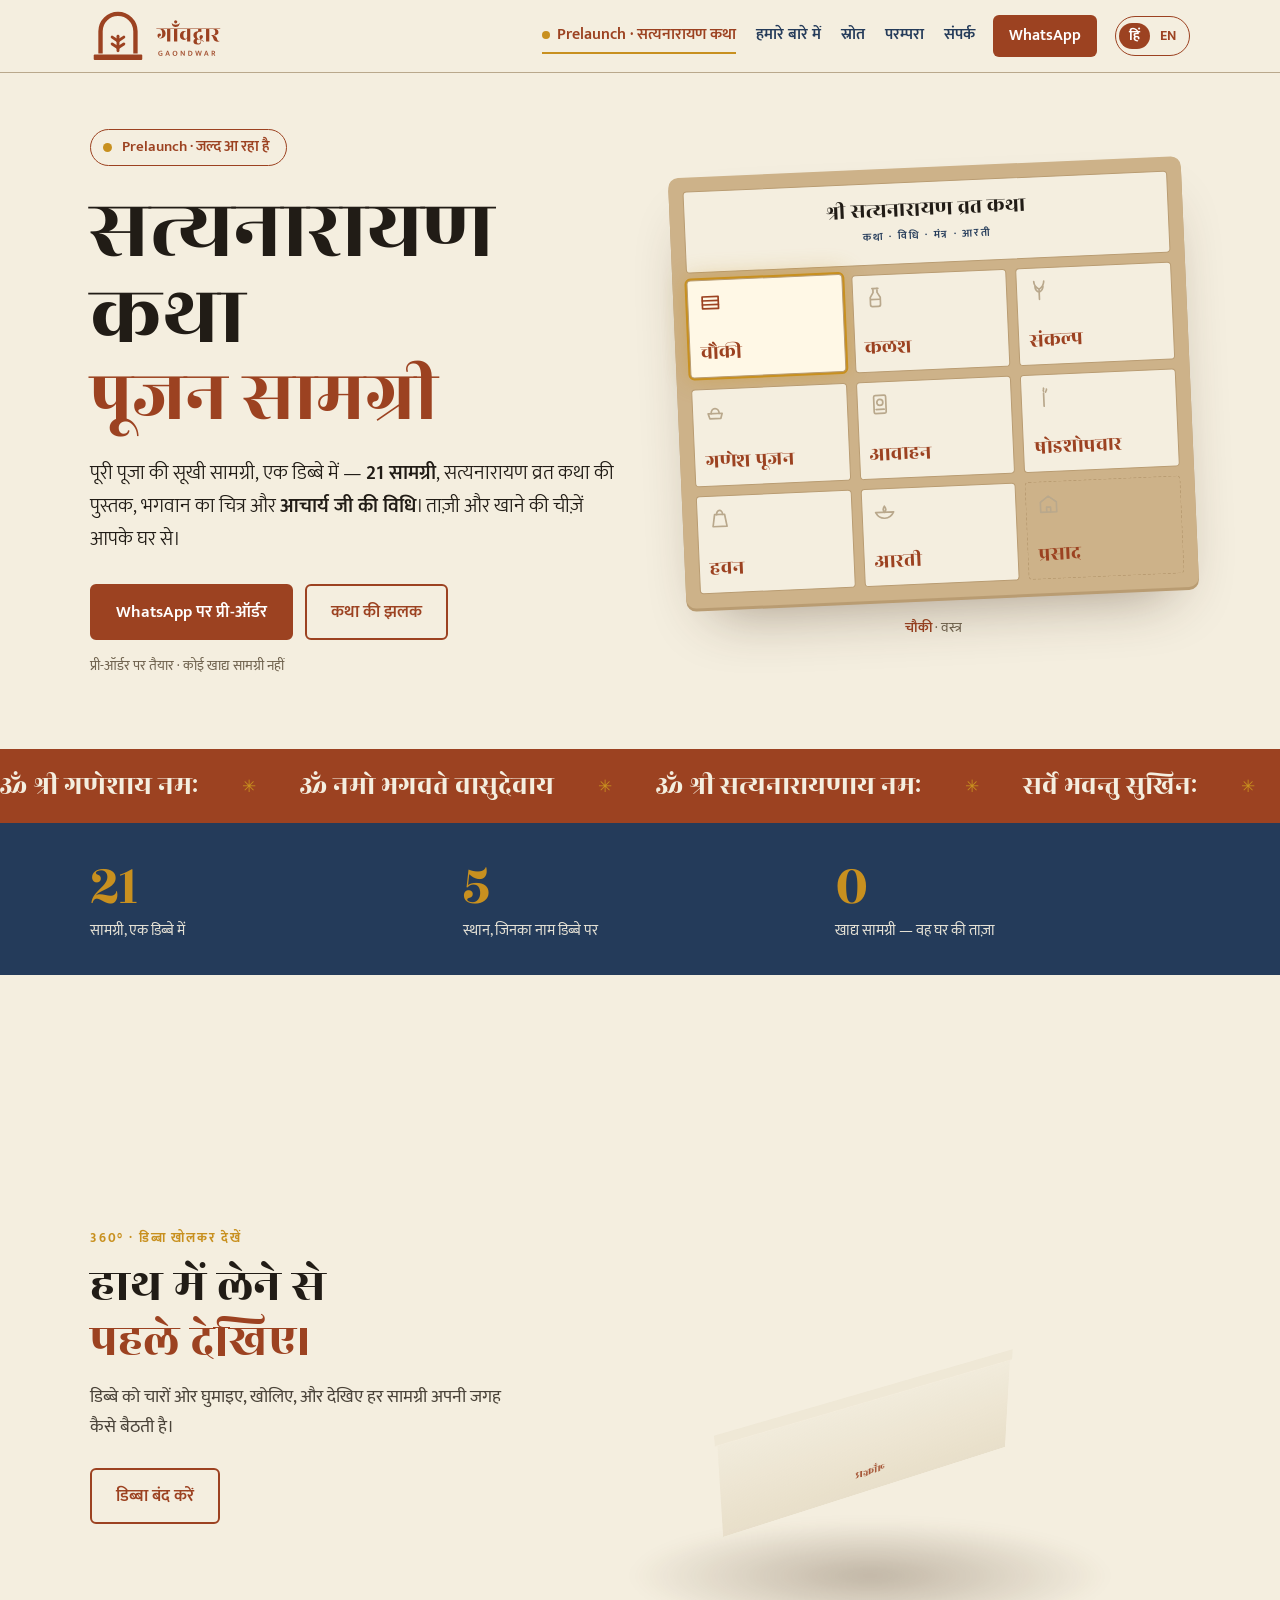
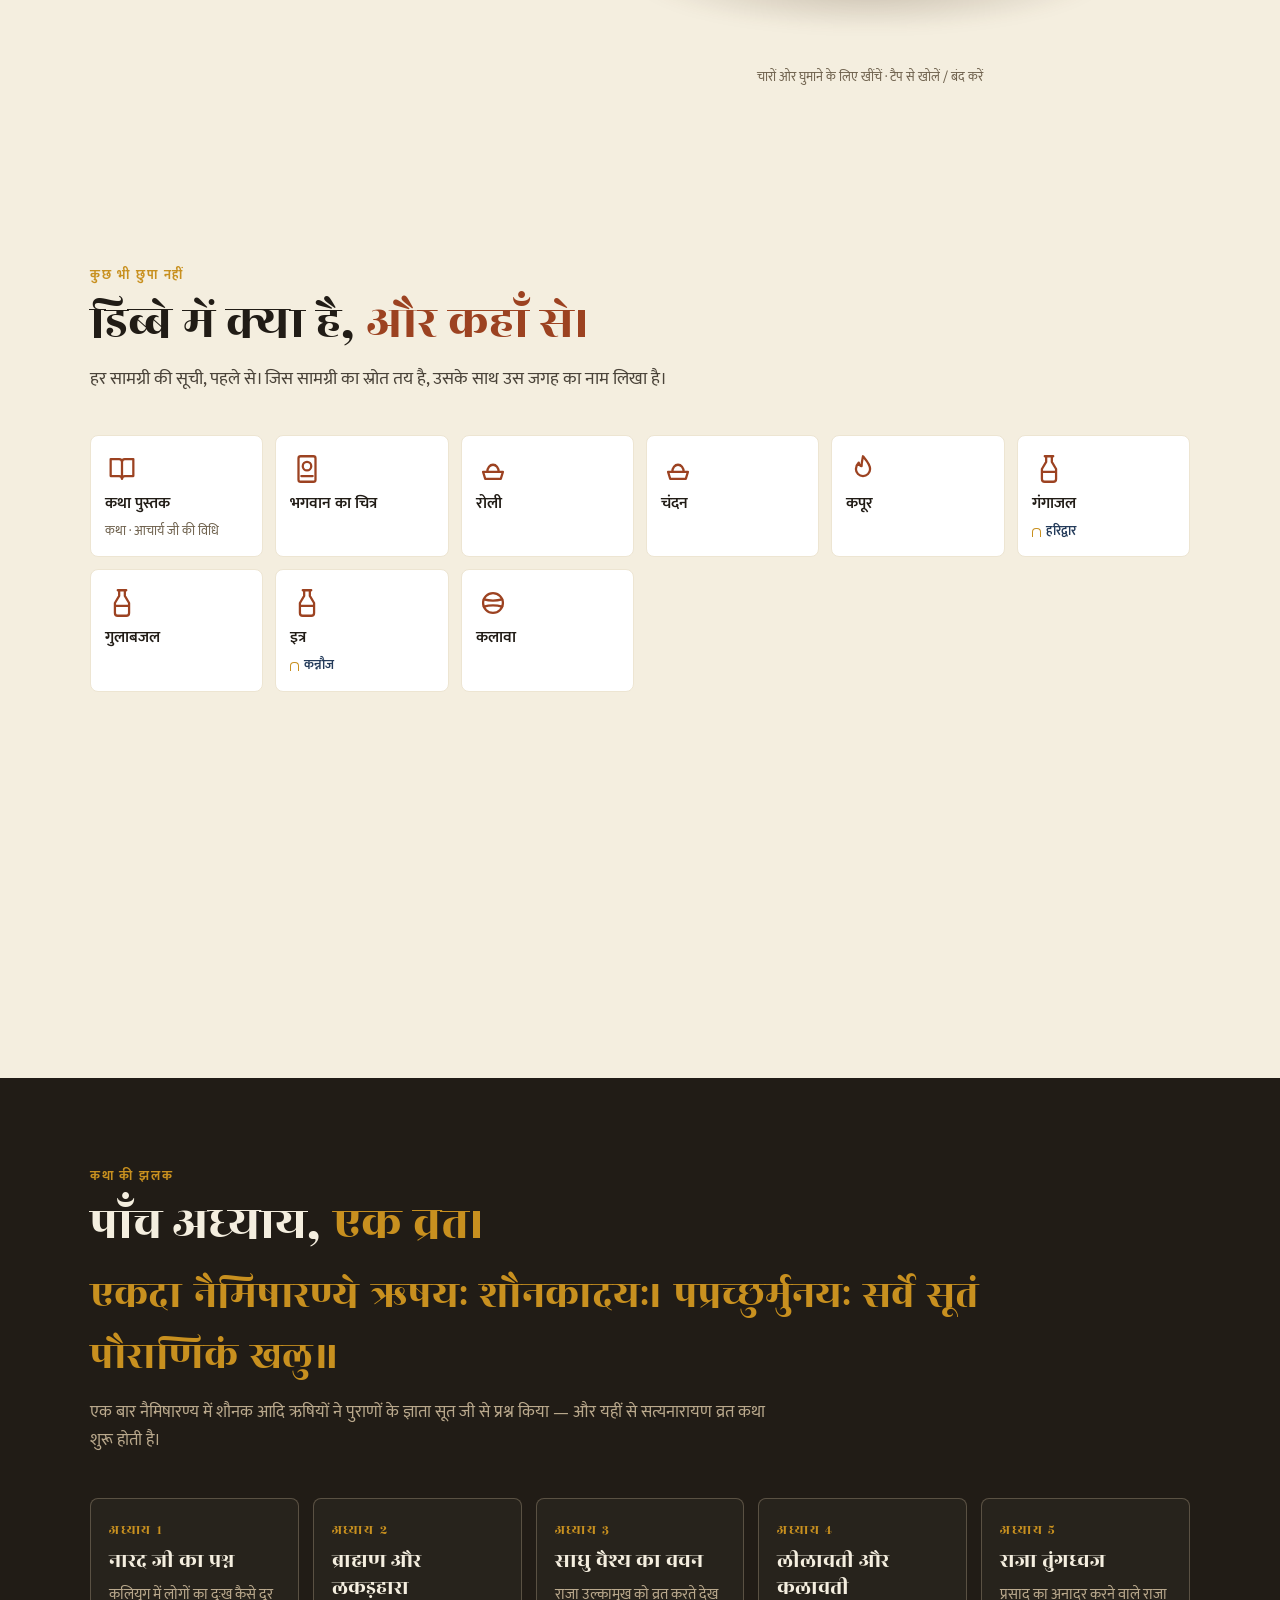
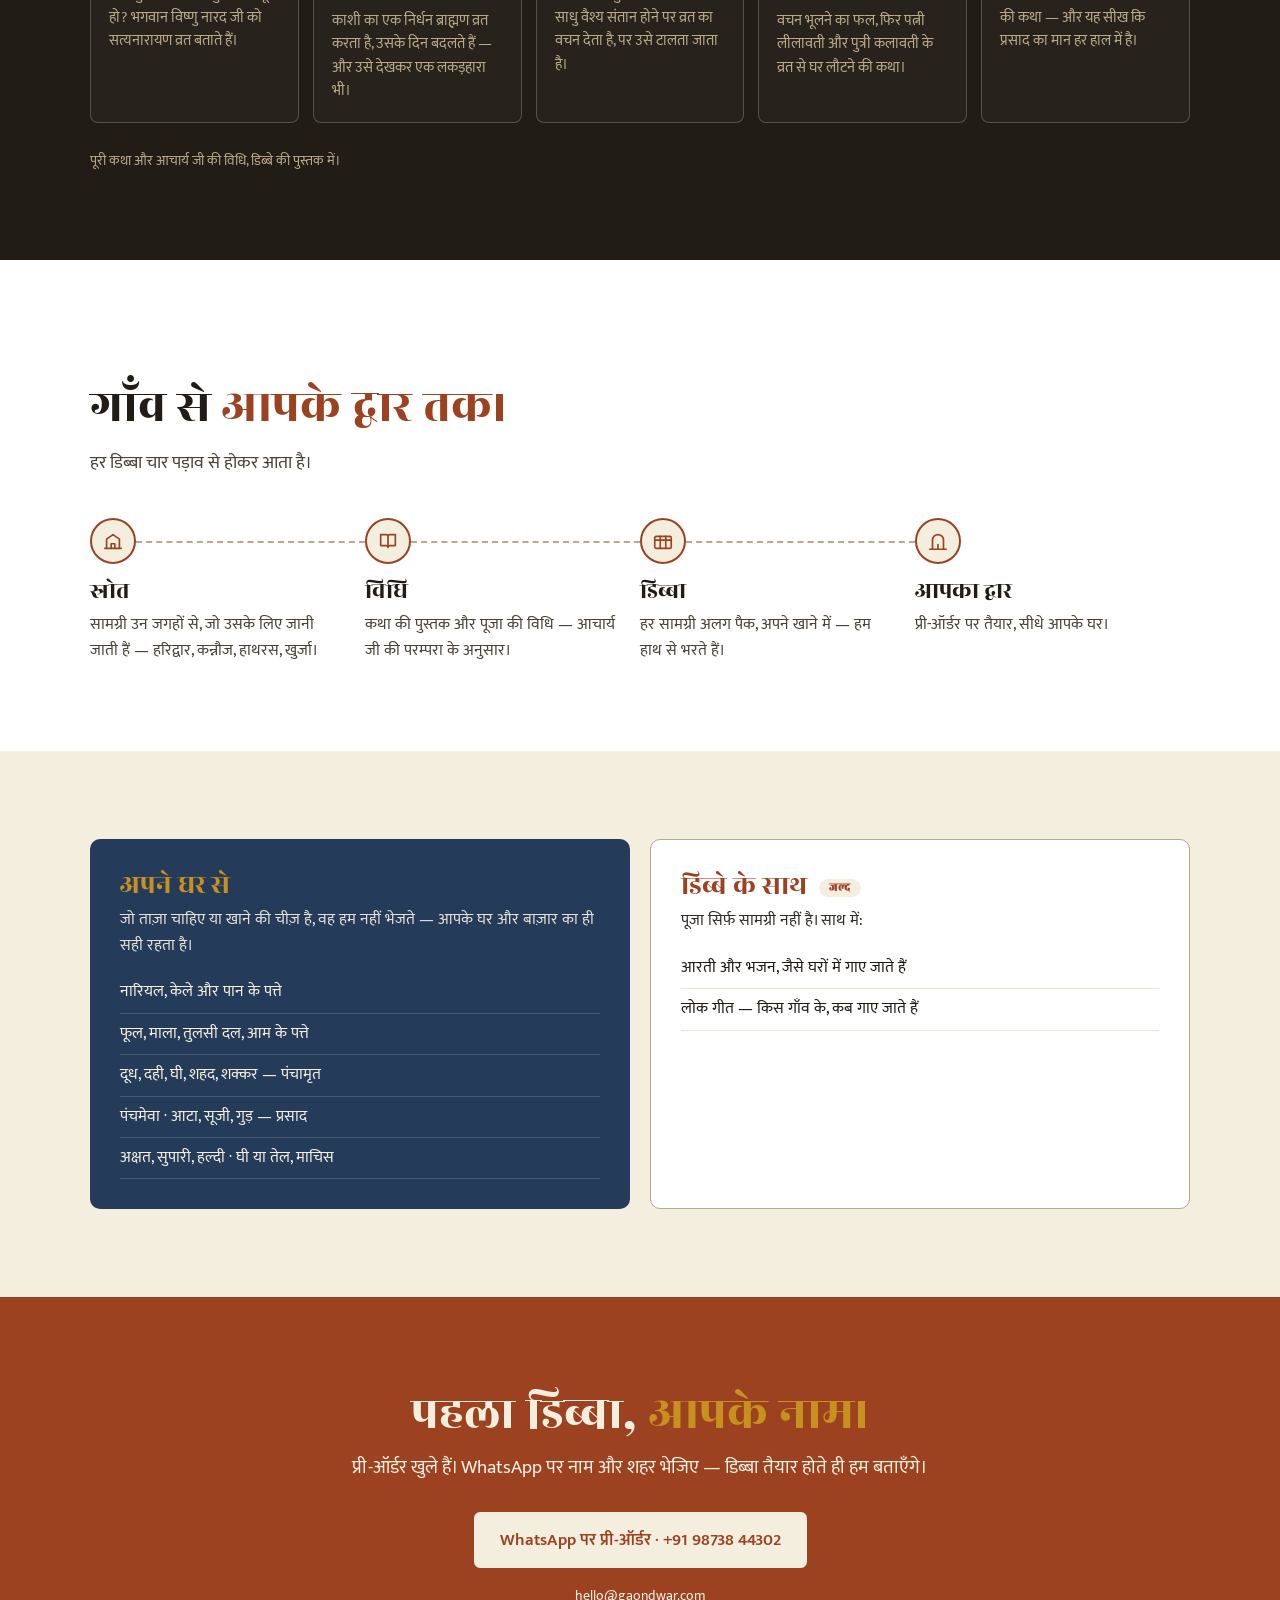
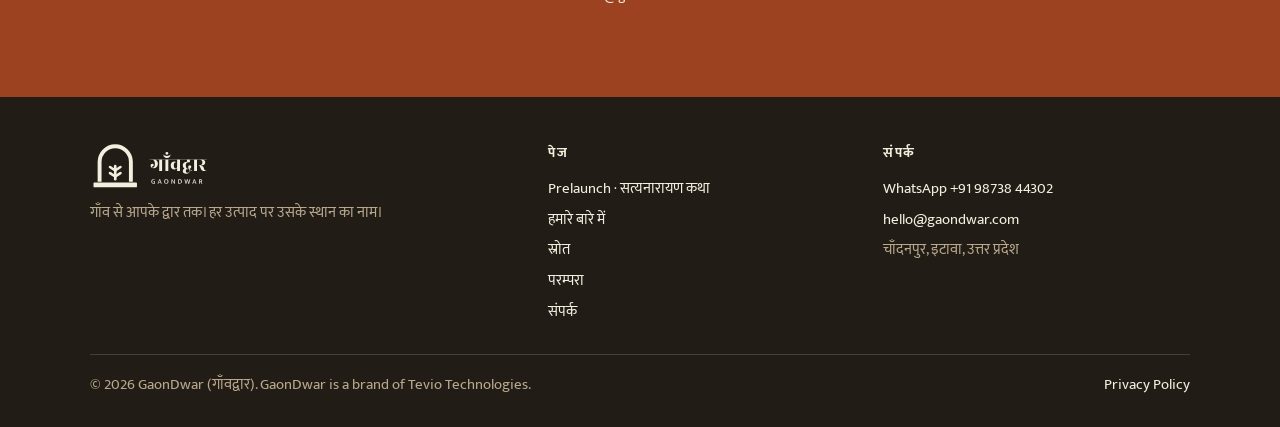
<file: satyanarayan/index.html>
<!DOCTYPE html>

<html data-title-en="Prelaunch · Satyanarayan Katha | GaonDwar" lang="hi">
<head>
<meta charset="utf-8"/>
<meta content="width=device-width, initial-scale=1" name="viewport"/>
<title>Prelaunch · सत्यनारायण कथा | GaonDwar गाँवद्वार</title>
<meta content="GaonDwar का पहला डिब्बा: सत्यनारायण पूजन सामग्री। 21 सामग्री, कथा पुस्तक, भगवान का चित्र और आचार्य जी की विधि। कोई खाद्य सामग्री नहीं। प्री-ऑर्डर WhatsApp पर।" name="description"/>
<meta content="Prelaunch · सत्यनारायण कथा | GaonDwar" property="og:title"/>
<meta content="21 सामग्री, कथा पुस्तक और भगवान का चित्र, एक डिब्बे में। प्री-ऑर्डर WhatsApp पर।" property="og:description"/>
<meta content="https://gaondwar.in/satyanarayan/" property="og:url"/>
<meta content="website" property="og:type"/>
<meta content="https://gaondwar.in/assets/og-image.png" property="og:image"/>
<meta content="summary_large_image" name="twitter:card"/>
<meta content="#9C4221" name="theme-color"/>
<link href="../assets/favicon.svg" rel="icon" type="image/svg+xml"/>
<link href="../assets/favicon-32.png" rel="icon" sizes="32x32" type="image/png"/>
<link href="../assets/favicon-180.png" rel="apple-touch-icon"/>
<link href="https://fonts.googleapis.com" rel="preconnect"/>
<link crossorigin="" href="https://fonts.gstatic.com" rel="preconnect"/>
<link href="https://fonts.googleapis.com/css2?family=Mukta:wght@300;400;500;600;700&amp;family=Rozha+One&amp;display=swap" rel="stylesheet"/>
<link href="../assets/site.css" rel="stylesheet"/>
<style>
  :root{--geru:#9C4221;--geru-deep:#6E2E16;--chuna:#F4EEDF;--chuna-2:#EDE5D2;--neel:#243B5A;--haldi:#C8901F;--kajal:#211C16;--mitti:#B9A88C;--mitti-ink:#6F624E;--kraft:#CDB289;--kraft-dk:#B99C72;--kraft-lt:#E3D3B4;color-scheme:light}
  *{box-sizing:border-box;margin:0;padding:0}
  html{scroll-behavior:smooth}
  body{font-family:'Mukta',system-ui,sans-serif;background:var(--chuna);color:var(--kajal);line-height:1.65;overflow-x:clip}
  a{color:var(--geru)}
  .wrap{max-width:1140px;margin:0 auto;padding:0 20px}
  .disp{font-family:'Rozha One',serif;font-weight:400}

  header.old{background:var(--chuna);border-bottom:1px solid var(--mitti);position:sticky;top:0;z-index:20}
  .nav{display:flex;align-items:center;justify-content:space-between;padding:8px 20px;gap:16px}
  .brand img{height:56px;width:auto;display:block}
  @media(max-width:720px){.brand img{height:46px}}
  nav.old ul{display:flex;gap:20px;list-style:none;align-items:center}
  nav.old a{text-decoration:none;color:var(--neel);font-weight:600}
  .nav-wa{background:var(--geru);color:#fff!important;padding:8px 16px;border-radius:6px}
  @media(max-width:720px){nav li.hide-sm{display:none}}

  .btn{display:inline-flex;align-items:center;gap:8px;min-height:50px;background:var(--geru);color:#fff;text-decoration:none;padding:12px 24px;border-radius:6px;font-weight:600;font-size:17px;border:2px solid var(--geru)}
  .btn:hover{background:var(--geru-deep);border-color:var(--geru-deep)}
  .btn.ghost{background:transparent;color:var(--geru)}
  .btn.ghost:hover{background:rgba(156,66,33,.07)}
  .btn:focus-visible,a:focus-visible{outline:2px solid var(--neel);outline-offset:3px}

  section{padding:88px 0}
  .kick{font-weight:700;letter-spacing:.14em;text-transform:uppercase;font-size:13px;color:var(--haldi);margin-bottom:10px}
  h2{font-family:'Rozha One',serif;font-weight:400;font-size:clamp(32px,4.6vw,50px);line-height:1.1;color:var(--kajal);margin-bottom:14px;text-wrap:balance}
  h2 em{font-style:normal;color:var(--geru)}
  .lead{max-width:640px;color:#4a4339;font-size:18px;margin-bottom:40px}

  /* ---------- hero ---------- */
  .hero{display:grid;grid-template-columns:minmax(0,1.05fr) minmax(0,1fr);gap:48px;align-items:center;padding:56px 20px 72px}
  @media(max-width:880px){.hero{grid-template-columns:minmax(0,1fr);gap:36px;padding-top:32px}}
  .soon{display:inline-flex;align-items:center;gap:10px;border:1.5px solid var(--geru);color:var(--geru);border-radius:40px;padding:5px 16px 5px 12px;font-weight:600;font-size:15px;margin-bottom:22px}
  .soon i{width:9px;height:9px;border-radius:50%;background:var(--haldi);box-shadow:0 0 0 0 rgba(200,144,31,.6);animation:pulse 2s infinite}
  @keyframes pulse{70%{box-shadow:0 0 0 10px rgba(200,144,31,0)}100%{box-shadow:0 0 0 0 rgba(200,144,31,0)}}
  .hero h1{font-family:'Rozha One',serif;font-weight:400;line-height:.98;color:var(--kajal);letter-spacing:-.01em}
  .hero h1 .l1{display:block;font-size:clamp(46px,7vw,88px)}
  .hero h1 .l2{display:block;font-size:clamp(40px,6.2vw,76px);color:var(--geru)}
  .hero .lede{font-size:clamp(17px,1.7vw,20px);font-weight:300;max-width:31em;margin:22px 0 28px}
  .hero .lede b{font-weight:600}
  .ctas{display:flex;gap:12px;flex-wrap:wrap}
  .note{font-size:14px;color:var(--mitti-ink);margin-top:14px}

  /* tray illustration: 9 khane that light up in puja order */

  /* proof strip */
  .strip{background:var(--neel);color:var(--chuna);padding:34px 0}
  .strip .row{display:grid;grid-template-columns:repeat(3,1fr);gap:18px}
  @media(max-width:560px){.strip .row{grid-template-columns:1fr;row-gap:22px}}
  .strip .num{font-family:'Rozha One',serif;font-size:clamp(40px,5vw,58px);line-height:1;color:var(--haldi)}
  .strip .lab{font-size:15px;margin-top:6px;opacity:.92;line-height:1.35}

  /* nothing hidden: item grid */
  .items{display:grid;grid-template-columns:repeat(auto-fill,minmax(150px,1fr));gap:12px}
  .si{background:#fff;border:1px solid var(--chuna-2);border-radius:8px;padding:16px 14px 14px;display:flex;flex-direction:column;gap:8px;transition:transform .25s,box-shadow .25s,border-color .25s}
  .si:hover{transform:translateY(-3px);border-color:var(--mitti);box-shadow:0 12px 24px -16px rgba(60,35,15,.4)}
  .si svg{width:34px;height:34px;color:var(--geru)}
  .si b{font-weight:600;font-size:16px;line-height:1.25}
  .si .pl{font-size:12.5px;font-weight:600;color:var(--neel);display:inline-flex;align-items:center;gap:5px}
  .si .pl::before{content:"";width:7px;height:8px;border:1.5px solid var(--haldi);border-bottom:0;border-radius:4px 4px 0 0}
  .si .qty{font-size:12.5px;color:var(--mitti-ink)}

  /* khana by khana */
  .steps{list-style:none;display:grid;grid-template-columns:repeat(auto-fit,minmax(250px,1fr));gap:0;border-top:1px solid var(--mitti)}
  .steps li{display:flex;gap:16px;padding:20px 18px 20px 0;border-bottom:1px solid var(--mitti)}
  .steps .n{font-family:'Rozha One',serif;font-size:46px;line-height:.9;color:var(--geru);min-width:44px}
  .steps h3{font-size:19px;font-weight:600;line-height:1.3}
  .steps p{font-size:15px;color:var(--mitti-ink);line-height:1.45;margin-top:2px}

  /* journey */
  .journey{background:#fff}
  .path{display:grid;grid-template-columns:repeat(4,1fr);gap:0;position:relative}
  @media(max-width:860px){.path{grid-template-columns:1fr 1fr;row-gap:28px}}
  @media(max-width:520px){.path{grid-template-columns:1fr}}
  .stop{padding:0 20px 0 0;position:relative}
  .stop .dot{width:46px;height:46px;border-radius:50%;background:var(--chuna);border:2px solid var(--geru);display:grid;place-items:center;margin-bottom:14px;position:relative;z-index:1}
  .stop .dot svg{width:22px;height:22px;color:var(--geru)}
  .stop::before{content:"";position:absolute;top:23px;left:46px;right:0;border-top:2px dashed var(--mitti)}
  .stop:last-child::before{display:none}
  @media(max-width:860px){.stop::before{display:none}}
  .stop h3{font-family:'Rozha One',serif;font-weight:400;font-size:24px;color:var(--kajal);line-height:1.15}
  .stop p{font-size:15.5px;color:#4a4339;margin-top:6px}

  /* home + coming */
  .pair{display:grid;grid-template-columns:1fr 1fr;gap:20px}
  @media(max-width:800px){.pair{grid-template-columns:1fr}}
  .panel{border-radius:10px;padding:30px}
  .panel.dark{background:var(--neel);color:var(--chuna)}
  .panel.light{background:#fff;border:1px solid var(--mitti)}
  .panel h3{font-family:'Rozha One',serif;font-weight:400;font-size:28px;line-height:1.15;margin-bottom:6px}
  .panel.dark h3{color:var(--haldi)}
  .panel.light h3{color:var(--geru)}
  .panel p{font-size:15.5px;opacity:.92}
  .panel ul{list-style:none;margin-top:14px}
  .panel li{padding:7px 0;border-bottom:1px solid rgba(244,238,223,.18);font-size:16px}
  .panel.light li{border-bottom-color:var(--chuna-2)}
  .tag{display:inline-block;font-size:12px;font-weight:700;letter-spacing:.1em;text-transform:uppercase;background:var(--chuna);color:var(--geru);border-radius:30px;padding:2px 10px;margin-left:6px;vertical-align:middle}

  /* final cta */
  .cta{background:var(--geru);color:var(--chuna);text-align:center;padding:90px 0}
  .cta h2{color:var(--chuna);margin-bottom:10px}
  .cta p{font-size:19px;opacity:.92;max-width:34em;margin:0 auto 28px}
  .cta .btn{background:var(--chuna);color:var(--geru);border-color:var(--chuna)}
  .cta .btn:hover{background:#fff;border-color:#fff}
  .cta small{display:block;margin-top:16px;opacity:.8;font-size:14px}

  footer.old{background:var(--kajal);color:var(--mitti);padding:32px 0;font-size:15px}
  footer .row{display:flex;justify-content:space-between;gap:16px;flex-wrap:wrap}
  footer a{color:var(--chuna)}

  .stage-wrap{position:relative;min-width:0;overflow-x:clip}
  .stage{position:relative;height:clamp(420px,52vw,600px);perspective:1600px;perspective-origin:50% 35%;cursor:grab;touch-action:pan-y;user-select:none;-webkit-tap-highlight-color:transparent;outline:none;overflow:visible}
  .stage.held{cursor:grabbing}
  .stage:focus-visible{box-shadow:0 0 0 2px var(--neel);border-radius:8px}
  .halo{position:absolute;left:50%;top:var(--wy,62%);width:560px;max-width:100%;aspect-ratio:1;transform:translate(-50%,-62%);border-radius:50%;background:radial-gradient(closest-side,rgba(200,144,31,.30),rgba(200,144,31,.10) 55%,rgba(200,144,31,0));opacity:0;transition:opacity 1.4s ease;pointer-events:none}
  .open .halo{opacity:1}
  .floor{position:absolute;left:50%;top:var(--fy,80%);width:calc(var(--sc,1)*520px);height:calc(var(--sc,1)*120px);transform:translate(-50%,-50%);border-radius:50%;background:radial-gradient(closest-side,rgba(60,35,15,.28),rgba(60,35,15,0));filter:blur(6px);pointer-events:none}
  .world{position:absolute;left:50%;top:var(--wy,62%);width:0;height:0;transform-style:preserve-3d;transform:scale(var(--sc,1)) rotateX(var(--rx,-28deg)) rotateY(var(--ry,-28deg))}
  .sway{position:absolute;left:0;top:0;transform-style:preserve-3d;transform:translateY(var(--bob,0px));opacity:var(--fade,1)}
  .grp{position:absolute;left:0;top:0;transform-style:preserve-3d}
  .f{position:absolute;left:0;top:0}
  .base .f{background:var(--chuna-2)}
  .b-front,.b-back{width:350px;height:119px;margin:-59.5px 0 0 -175px}
  .b-front{transform:translateZ(140px);background:linear-gradient(180deg,#F1EADA,#E7DEC8)!important}
  .b-back{transform:rotateY(180deg) translateZ(140px)}
  .b-left,.b-right{width:280px;height:119px;margin:-59.5px 0 0 -140px}
  .b-right{transform:rotateY(90deg) translateZ(175px);background:linear-gradient(180deg,#E2D8C1,#D6CBB1)!important}
  .b-left{transform:rotateY(-90deg) translateZ(175px)}
  .b-bottom{width:350px;height:280px;margin:-140px 0 0 -175px;transform:rotateX(-90deg) translateZ(59.5px);background:var(--kraft)!important}
  .b-rim{width:350px;height:280px;margin:-140px 0 0 -175px;transform:rotateX(90deg) translateZ(59.5px);background:transparent!important;border:5px solid var(--chuna)}
  .b-front .foot{position:absolute;left:0;right:0;bottom:14px;text-align:center;font-family:'Rozha One',serif;font-size:13px;color:var(--geru)}
  .tray{width:339px;height:269px;margin:-134.5px 0 0 -169.5px;transform:rotateX(90deg) translateZ(var(--trayZ,56px));transition:transform 1.1s cubic-bezier(.3,.7,.2,1);background:var(--kraft)!important;transform-style:preserve-3d}
  .lift .tray{--trayZ:185px}
  .layer1{width:339px;height:269px;margin:-134.5px 0 0 -169.5px;transform:rotateX(90deg) translateZ(-38px);background:#D9C9A6!important;transform-style:preserve-3d}
  .it{position:absolute;display:flex;align-items:center;justify-content:center;text-align:center;font-size:7.5px;font-weight:600;line-height:1.15;padding:2px;overflow:hidden;border-radius:2px;border:1px solid rgba(60,40,15,.28);transition:transform 1s cubic-bezier(.22,.9,.3,1.08),opacity .6s ease,box-shadow .6s;transform:translateZ(1px)}
  .it.out{opacity:0;transform:translateZ(var(--dz,260px)) rotate(var(--dr,0deg)) scale(.85)}
  .it.shine{box-shadow:0 0 0 1px rgba(200,144,31,.9),0 0 14px rgba(200,144,31,.6)}
  .it.diya.lit{box-shadow:0 0 10px 4px rgba(255,190,70,.75),0 0 28px 10px rgba(200,144,31,.45)}
  .it.book{background:#F4EEDF;color:#9C4221;font-family:'Rozha One',serif;font-weight:400;font-size:12px}
  .it.card{background:#9C4221;color:#F4EEDF;font-family:'Rozha One',serif;font-weight:400;font-size:11px;box-shadow:2px 2px 0 rgba(0,0,0,.15)}
  .it.red{background:#B3261E;color:#F4EEDF}.it.yel{background:#E3B33A;color:#211C16}
  .it.ang{background:#E9D7A8;color:#211C16;background-image:linear-gradient(90deg,transparent 88%,#C8901F 88%)}
  .it.vial{background:linear-gradient(90deg,#DCE6EE,#F7FAFC 45%,#C9D6E0);color:#243B5A;border-radius:6px}
  .it.pow-r{background:#C0392B;color:#F4EEDF}.it.pow-c{background:#EAD9B8;color:#6E2E16}
  .it.diya{background:radial-gradient(circle at 50% 45%,#FFFFFF,#EDEAE3 60%,#CFC8BA);color:#6E2E16;border-radius:50%}
  .it.kapur{background:#FBFBF8;color:#6F624E}.it.janeu{background:#FAF7EE;color:#6F624E}
  .it.thread{background:repeating-linear-gradient(45deg,#B3261E 0 3px,#E0A526 3px 6px);color:#FFFFFF;text-shadow:0 0 2px #000}
  .it.pouch{background:#B99C72;color:#211C16}.it.cotton{background:#FFFFFF;color:#6F624E}
  .it.dhoop{background:#5B4636;color:#F4EEDF}.it.kusha{background:#A7B06A;color:#211C16}
  .it.kande{background:#7A5B3E;color:#F4EEDF}
  .it.wood{background:repeating-linear-gradient(0deg,#9A6B3F 0 3px,#8A5C33 3px 6px);color:#F4EEDF}
  .it.empty{background:#E3D3B4;border-style:dashed;box-shadow:inset 0 3px 5px rgba(80,55,20,.22)}
  .pivot{transform:translateY(-59.5px) translateZ(-143px) rotateX(var(--open,0deg));transition:transform 1.5s cubic-bezier(.3,1.25,.45,1)}
  .crack .pivot{--open:9deg;transition-duration:.7s}
.stage:not(.open):not(.crack) .pivot{transition:transform .9s cubic-bezier(.55,0,.35,1)}
.snap .tray,.snap .it{transition:none!important}
  .open .pivot{--open:104deg}
  .glow{width:339px;height:269px;margin:-134.5px 0 0 -169.5px;transform:rotateX(90deg) translateZ(62px);background:radial-gradient(closest-side,rgba(255,214,120,.85),rgba(200,144,31,.35) 55%,rgba(200,144,31,0))!important;opacity:0;transition:opacity 1.2s ease;pointer-events:none}
  .crack .glow{opacity:.9}.open .glow{opacity:.55}.settled .glow{opacity:.18}
  .lid{transform:translateY(-7px) translateZ(143px)}
  .lid .f{background:var(--chuna)}
  .l-top{width:356px;height:286px;margin:-143px 0 0 -178px;transform:rotateX(90deg) translateZ(7px);background:radial-gradient(130% 100% at 40% 25%,#FAF5E9,#F4EEDF 55%,#ECE3CF)!important;color:var(--kajal);display:flex;flex-direction:column;align-items:center;text-align:center;padding:22px 20px 0;box-shadow:inset 0 0 0 1px rgba(110,46,22,.12)}
  .logo{color:var(--geru);display:flex;flex-direction:column;align-items:center}
  .logo svg{width:68px;height:68px}
  .logo .bm{font-family:'Rozha One',serif;font-size:33px;line-height:1;margin-top:4px}
  .logo .bl{font-size:7px;letter-spacing:.42em;font-weight:600;margin-top:3px;padding-left:.42em}
  .logo .tag{font-size:8px;margin-top:3px;color:var(--geru-deep);font-weight:500}
  .rule{width:120px;height:1px;background:rgba(110,46,22,.3);margin:10px 0 8px}
  .pn{font-family:'Rozha One',serif;font-size:16px;line-height:1.1}
  .prov{font-size:7px;margin-top:3px;color:var(--neel)}
  .tm{margin-top:7px;border:2px solid var(--haldi);padding:2px 9px;line-height:1.25}
  .tm .n{font-family:'Rozha One',serif;font-size:9.5px;display:block}
  .tm .l{font-size:5.5px;letter-spacing:.16em;font-weight:600;display:block;color:var(--neel)}
  .l-under{width:356px;height:286px;margin:-143px 0 0 -178px;transform:rotateX(-90deg) translateZ(7px);background:var(--geru)!important;color:var(--chuna);display:flex;flex-direction:column;align-items:center;justify-content:center;gap:10px}
  .l-under .t{font-family:'Rozha One',serif;font-size:17px}
  .l-front,.l-back{width:356px;height:14px;margin:-7px 0 0 -178px}
  .l-front{transform:translateZ(143px);background:#EFE7D5!important}
  .l-back{transform:rotateY(180deg) translateZ(143px)}
  .l-left,.l-right{width:286px;height:14px;margin:-7px 0 0 -143px}
  .l-right{transform:rotateY(90deg) translateZ(178px);background:#E0D6BF!important}
  .l-left{transform:rotateY(-90deg) translateZ(178px)}
  .chip{position:absolute;left:50%;top:10px;transform:translateX(-50%);background:var(--kajal);color:var(--chuna);font-size:14px;font-weight:500;padding:6px 14px;border-radius:999px;white-space:nowrap;transition:opacity .3s;pointer-events:none}
  .chip.hide{opacity:0}
  .hint{text-align:center;font-size:13px;color:var(--mitti-ink);margin-top:4px}
  .tap-ring{position:absolute;left:50%;top:48%;width:64px;height:64px;margin:-32px 0 0 -32px;border-radius:50%;border:2px solid var(--geru);pointer-events:none;animation:ring 2.2s ease-out infinite}
  .open .tap-ring,.played .tap-ring{display:none}
  .petals{position:absolute;inset:0;pointer-events:none;overflow:visible}
  .petal{position:absolute;left:50%;top:var(--wy,62%);width:9px;height:13px;border-radius:60% 60% 60% 60%/80% 80% 30% 30%;opacity:0}
  .burst .petal{animation:petal var(--pd,2.6s) cubic-bezier(.2,.7,.3,1) var(--pdl,0s) forwards}
  @keyframes petal{0%{opacity:0;transform:translate(0,0) rotate(0) scale(.4)}12%{opacity:1}55%{transform:translate(var(--px),var(--py)) rotate(var(--pr)) scale(1)}100%{opacity:0;transform:translate(calc(var(--px)*1.25),calc(var(--py) + 170px)) rotate(calc(var(--pr)*2)) scale(.9)}}
  @keyframes ring{0%{transform:scale(.6);opacity:.9}100%{transform:scale(2.2);opacity:0}}
  @keyframes ring{0%{transform:scale(.6);opacity:.9}100%{transform:scale(2.2);opacity:0}}

  @media (prefers-reduced-motion: reduce){.tap-ring,.burst .petal{animation:none}.pivot,.tray,.it,.glow,.halo{transition:none}}
  .box360 .btn.ghost{margin-top:4px}
  .box360 .wrap360{display:grid;grid-template-columns:minmax(0,.8fr) minmax(0,1.2fr);gap:32px;align-items:center}
  @media(max-width:860px){.box360 .wrap360{grid-template-columns:minmax(0,1fr)}}
  /* grid (no numbers, no step names) */
  /* mantras drifting behind the hero */
  .herobox{position:relative}
  .mantras{position:absolute;inset:-20px 0 0;pointer-events:none;overflow:hidden;z-index:0}
  .mantras span{position:absolute;font-family:'Rozha One',serif;color:var(--geru);white-space:nowrap;opacity:0;animation:drift var(--d,16s) linear var(--dl,0s) infinite}
  @keyframes drift{0%{opacity:0;transform:translateY(30px)}15%{opacity:var(--o,.12)}85%{opacity:var(--o,.12)}100%{opacity:0;transform:translateY(-70px)}}
  .hero>*{position:relative;z-index:1}
  @media(max-width:720px){.mantras{opacity:.45}}
  /* mantra band */
  .band{background:var(--geru);color:var(--chuna);overflow:hidden;padding:14px 0;white-space:nowrap}
  .band .track{display:inline-flex;gap:44px;animation:scroll 50s linear infinite;font-family:'Rozha One',serif;font-size:clamp(20px,2.4vw,28px)}
  .band .track span::after{content:"\2733";color:var(--haldi);margin-left:44px;font-size:.6em;vertical-align:middle}
  @keyframes scroll{to{transform:translateX(-50%)}}
  /* katha preview */
  .katha{background:var(--kajal);color:var(--chuna)}
  .katha h2{color:var(--chuna)}
  .katha h2 em{color:var(--haldi)}
  .katha .lead{color:var(--mitti)}
  .shloka{font-family:'Rozha One',serif;font-size:clamp(26px,3.6vw,42px);line-height:1.45;color:var(--haldi);margin:6px 0 10px;max-width:22em}
  .shloka .w{display:inline-block;opacity:0;transform:translateY(12px);filter:blur(3px);transition:opacity .7s,transform .7s,filter .7s;margin-right:.28em}
  .shloka.play .w{opacity:1;transform:none;filter:none}
  .arth{font-size:17px;color:var(--mitti);max-width:40em;margin-bottom:44px}
  .adhyay{display:grid;grid-template-columns:repeat(5,1fr);gap:14px}
  @media(max-width:980px){.adhyay{grid-template-columns:repeat(2,1fr)}}
  @media(max-width:560px){.adhyay{grid-template-columns:1fr}}
  .ad{border:1px solid rgba(185,168,140,.35);border-radius:8px;padding:20px 18px;background:rgba(244,238,223,.03)}
  .ad .n{font-family:'Rozha One',serif;font-size:14px;letter-spacing:.12em;color:var(--haldi)}
  .ad h3{font-family:'Rozha One',serif;font-weight:400;font-size:22px;line-height:1.2;margin:6px 0 8px;color:var(--chuna)}
  .ad p{font-size:15px;line-height:1.55;color:var(--mitti)}
  .katha .fine{font-size:14px;color:var(--mitti);margin-top:26px}
  /* 3D box section */
  .box360 .wrap360{display:grid;grid-template-columns:minmax(0,.8fr) minmax(0,1.2fr);gap:32px;align-items:center}
  @media(max-width:860px){.box360 .wrap360{grid-template-columns:minmax(0,1fr)}}
  @media (prefers-reduced-motion: reduce){.mantras,.band .track{animation:none}.mantras{display:none}.shloka .w{opacity:1;transform:none;filter:none;transition:none}}
  /* scroll reveal */
  .rv{opacity:0;transform:translateY(24px);transition:opacity .8s ease,transform .8s cubic-bezier(.2,.7,.2,1)}
  .rv.in{opacity:1;transform:none}
  @media (prefers-reduced-motion: reduce){.rv{opacity:1;transform:none;transition:none}.soon i{animation:none}.k,.si{transition:none}}
</style>
</head>
<body>
<header class="site">
<div class="wrap nav">
<a aria-label="GaonDwar होम" class="brand" href="../"><img alt="GaonDwar — गाँवद्वार" height="150" src="../assets/gaondwar-logo.svg" width="359"/></a>
<nav aria-label="मुख्य" class="menu" id="menu"><a aria-current="page" class="pre" data-en="Prelaunch · Satyanarayan Katha" href="../satyanarayan/">Prelaunch · सत्यनारायण कथा</a><a data-en="About us" href="../about/">हमारे बारे में</a><a data-en="Sourcing" href="../sourcing/">स्रोत</a><a data-en="Traditions" href="../parampara/">परम्परा</a><a data-en="Contact" href="../contact/">संपर्क</a></nav>
<a class="nav-wa" href="https://wa.me/919873844302?text=Namaste%20GaonDwar" rel="noopener" target="_blank">WhatsApp</a>
<button aria-label="Switch to English" class="lang" data-lang-toggle="" title="English / हिंदी" type="button"><span class="l-hi">हिं</span><span class="l-en">EN</span></button>
<button aria-controls="menu" aria-expanded="false" aria-label="मेन्यू" class="burger" type="button"><span></span><span></span><span></span></button>
</div>
</header>
<main>
<!-- HERO -->
<div class="herobox"><div aria-hidden="true" class="mantras" id="mantras"></div>
<div class="wrap hero">
<div>
<span class="soon" data-en="&lt;i&gt;&lt;/i&gt;Prelaunch · Coming soon"><i></i>Prelaunch · जल्द आ रहा है</span>
<h1 data-en='&lt;span class="l1"&gt;Satyanarayan Katha&lt;/span&gt;&lt;span class="l2"&gt;Pujan Samagri&lt;/span&gt;'><span class="l1">सत्यनारायण कथा</span><span class="l2">पूजन सामग्री</span></h1>
<p class="lede" data-en="All the dry samagri for the puja, in one box — &lt;b&gt;21 items&lt;/b&gt;, the Satyanarayan Vrat Katha book, the Lord's picture and &lt;b&gt;Acharya ji's vidhi&lt;/b&gt;. Fresh and food items come from your own home.">पूरी पूजा की सूखी सामग्री, एक डिब्बे में — <b>21 सामग्री</b>, सत्यनारायण व्रत कथा की पुस्तक, भगवान का चित्र और <b>आचार्य जी की विधि</b>। ताज़ी और खाने की चीज़ें आपके घर से।</p>
<div class="ctas">
<a class="btn" data-en="Pre-order on WhatsApp" href="https://wa.me/919873844302?text=%E0%A4%A8%E0%A4%AE%E0%A4%B8%E0%A5%8D%E0%A4%A4%E0%A5%87%2C%20%E0%A4%B8%E0%A4%A4%E0%A5%8D%E0%A4%AF%E0%A4%A8%E0%A4%BE%E0%A4%B0%E0%A4%BE%E0%A4%AF%E0%A4%A3%20%E0%A4%AA%E0%A5%82%E0%A4%9C%E0%A4%A8%20%E0%A4%B8%E0%A4%BE%E0%A4%AE%E0%A4%97%E0%A5%8D%E0%A4%B0%E0%A5%80%20%E0%A4%AA%E0%A5%8D%E0%A4%B0%E0%A5%80-%E0%A4%91%E0%A4%B0%E0%A5%8D%E0%A4%A1%E0%A4%B0" rel="noopener" target="_blank">WhatsApp पर प्री-ऑर्डर</a>
<a class="btn ghost" data-en="Katha preview" href="#katha">कथा की झलक</a>
</div>
<p class="note" data-en="Made to pre-order · No food items">प्री-ऑर्डर पर तैयार · कोई खाद्य सामग्री नहीं</p>
</div>
<div aria-label="डिब्बे के अंदर: पूजा के चरण और उनकी सामग्री" class="ktray-wrap">
<div class="ktray">
<div class="book" data-en="&lt;b&gt;Shri Satyanarayan Vrat Katha&lt;/b&gt;&lt;span&gt;KATHA · VIDHI · MANTRA · AARTI&lt;/span&gt;"><b>श्री सत्यनारायण व्रत कथा</b><span>कथा · विधि · मंत्र · आरती</span></div>
<div class="kh" data-grid=""></div>
</div>
<p aria-live="polite" class="ktray-cap" data-cap=""></p>
</div>
</div>
</div>
<div aria-hidden="true" class="band"><div class="track"><span>ॐ श्री गणेशाय नमः</span><span>ॐ नमो भगवते वासुदेवाय</span><span>ॐ श्री सत्यनारायणाय नमः</span><span>सर्वे भवन्तु सुखिनः</span><span>शुभं करोति कल्याणम्</span><span>ॐ शान्तिः शान्तिः शान्तिः</span><span>ॐ श्री गणेशाय नमः</span><span>ॐ नमो भगवते वासुदेवाय</span><span>ॐ श्री सत्यनारायणाय नमः</span><span>सर्वे भवन्तु सुखिनः</span><span>शुभं करोति कल्याणम्</span><span>ॐ शान्तिः शान्तिः शान्तिः</span></div></div>
<!-- PROOF STRIP -->
<div class="strip">
<div class="wrap row">
<div class="rv"><div class="num" data-en="21">२१</div><div class="lab" data-en="items, in one box">सामग्री, एक डिब्बे में</div></div>
<div class="rv"><div class="num" data-en="5">५</div><div class="lab" data-en="places, named on the box">स्थान, जिनका नाम डिब्बे पर</div></div>
<div class="rv"><div class="num" data-en="0">०</div><div class="lab" data-en="food items — those come fresh from home">खाद्य सामग्री — वह घर की ताज़ा</div></div>
</div>
</div>
<!-- 3D BOX -->
<section class="box360" id="dibba">
<div class="wrap wrap360">
<div>
<div class="kick rv" data-en="360° · Open the box">360° · डिब्बा खोलकर देखें</div>
<h2 class="rv" data-en="See it &lt;em&gt;before you hold it.&lt;/em&gt;">हाथ में लेने से <em>पहले देखिए।</em></h2>
<p class="lead rv" data-en="Turn the box around, open it, and see how every item sits in its place." style="margin-bottom:22px">डिब्बे को चारों ओर घुमाइए, खोलिए, और देखिए हर सामग्री अपनी जगह कैसे बैठती है।</p>
<button aria-controls="stage" class="btn ghost rv" data-en="Open the box" id="openBtn" type="button">डिब्बा खोलकर देखें</button>
</div>
<div class="stage-wrap">
<div aria-label="डिब्बा खोलें और अंदर की सामग्री देखें" class="stage" id="stage" role="button" tabindex="0">
<div class="halo"></div>
<div class="floor"></div>
<div aria-hidden="true" class="petals" id="petals"></div>
<span aria-hidden="true" class="tap-ring"></span>
<div class="world" id="world">
<div class="sway">
<div class="grp base">
<div class="f b-bottom"></div>
<div class="f b-back"></div>
<div class="f b-left"></div>
<div class="f layer1" id="l1"></div>
<div class="f glow"></div>
<div class="f tray" id="l2"></div>
<div class="f b-rim"></div>
<div class="f b-right"></div>
<div class="f b-front"><div class="foot">गाँवद्वार</div></div>
</div>
<div class="grp pivot">
<div class="grp lid">
<div class="f l-under">
<svg aria-hidden="true" height="48" style="color:#F4EEDF" viewbox="45 72 210 208" width="48"><g fill="none" stroke="currentColor" stroke-width="17.1"><path d="M81.6 245.6V158.2A68.4 68.4 0 0 1 218.4 158.2V245.6"></path></g><g fill="none" stroke="currentColor" stroke-linecap="round" stroke-width="11.4"><path d="M150 234.2V177.2M150 196.2 127.2 181M150 196.2 172.8 181M150 222.8 127.2 207.6M150 222.8 172.8 207.6"></path></g><rect fill="currentColor" height="20.9" rx="3.8" width="190" x="55" y="249.4"></rect></svg>
<div class="t">गाँव से आपके द्वार तक</div>
</div>
<div class="f l-back"></div>
<div class="f l-left"></div>
<div class="f l-right"></div>
<div class="f l-front"></div>
<div class="f l-top">
<div class="logo">
<svg aria-hidden="true" viewbox="45 72 210 208"><g fill="none" stroke="currentColor" stroke-width="17.1"><path d="M81.6 245.6V158.2A68.4 68.4 0 0 1 218.4 158.2V245.6"></path></g><g fill="none" stroke="currentColor" stroke-linecap="round" stroke-width="11.4"><path d="M150 234.2V177.2M150 196.2 127.2 181M150 196.2 172.8 181M150 222.8 127.2 207.6M150 222.8 172.8 207.6"></path></g><rect fill="currentColor" height="20.9" rx="3.8" width="190" x="55" y="249.4"></rect></svg>
<div class="bm">गाँवद्वार</div>
<div class="bl">GAONDWAR</div>
<div class="tag">गाँव से आपके द्वार तक</div>
</div>
<div class="rule"></div>
<div class="pn">सत्यनारायण पूजन सामग्री</div>
<div class="prov">21 सामग्री · कथा पुस्तक, चित्र एवं आचार्य जी की विधि सहित</div>
<div class="tm"><span class="n">5 स्थान · हर स्रोत नामित</span><span class="l">5 PLACES · EVERY SOURCE NAMED</span></div>
</div>
</div>
</div>
</div>
</div>
<p aria-live="polite" class="chip hide" id="chip"></p>
</div>
<p class="hint" data-en="Drag to turn it around · Tap to open / close">चारों ओर घुमाने के लिए खींचें · टैप से खोलें / बंद करें</p>
</div>
</div>
</section>
<!-- NOTHING HIDDEN -->
<section id="samagri">
<div class="wrap">
<div class="kick rv" data-en="Nothing hidden">कुछ भी छुपा नहीं</div>
<h2 class="rv" data-en="What's in the box, &lt;em&gt;and where it's from.&lt;/em&gt;">डिब्बे में क्या है, <em>और कहाँ से।</em></h2>
<p class="lead rv" data-en="The full list, up front. Where an item's source is fixed, the name of that place is written next to it.">हर सामग्री की सूची, पहले से। जिस सामग्री का स्रोत तय है, उसके साथ उस जगह का नाम लिखा है।</p>
<div class="items" id="items"></div>
</div>
</section>
<!-- KATHA PREVIEW -->
<section class="katha" id="katha">
<div class="wrap">
<div class="kick rv" data-en="Katha preview">कथा की झलक</div>
<h2 class="rv" data-en="Five chapters, &lt;em&gt;one vrat.&lt;/em&gt;">पाँच अध्याय, <em>एक व्रत।</em></h2>
<p class="shloka" id="shloka">एकदा नैमिषारण्ये ऋषयः शौनकादयः। पप्रच्छुर्मुनयः सर्वे सूतं पौराणिकं खलु॥</p>
<p class="arth rv" data-en="Once, in the Naimisharanya forest, the sages led by Shaunaka put a question to Suta ji, the knower of the Puranas — and that is where the Satyanarayan Vrat Katha begins.">एक बार नैमिषारण्य में शौनक आदि ऋषियों ने पुराणों के ज्ञाता सूत जी से प्रश्न किया — और यहीं से सत्यनारायण व्रत कथा शुरू होती है।</p>
<div class="adhyay">
<div class="ad rv"><div class="n" data-en="Chapter 1">अध्याय १</div><h3 data-en="Narada's question">नारद जी का प्रश्न</h3><p data-en="How can people's suffering end in Kali Yuga? Lord Vishnu tells Narada about the Satyanarayan vrat.">कलियुग में लोगों का दुःख कैसे दूर हो? भगवान विष्णु नारद जी को सत्यनारायण व्रत बताते हैं।</p></div>
<div class="ad rv"><div class="n" data-en="Chapter 2">अध्याय २</div><h3 data-en="The Brahmin and the woodcutter">ब्राह्मण और लकड़हारा</h3><p data-en="A poor Brahmin of Kashi keeps the vrat and his days change — and so, seeing him, does a woodcutter.">काशी का एक निर्धन ब्राह्मण व्रत करता है, उसके दिन बदलते हैं — और उसे देखकर एक लकड़हारा भी।</p></div>
<div class="ad rv"><div class="n" data-en="Chapter 3">अध्याय ३</div><h3 data-en="The merchant Sadhu's promise">साधु वैश्य का वचन</h3><p data-en="Seeing King Ulkamukh keep the vrat, the merchant Sadhu promises to keep it if he is blessed with a child — but keeps putting it off.">राजा उल्कामुख को व्रत करते देख साधु वैश्य संतान होने पर व्रत का वचन देता है, पर उसे टालता जाता है।</p></div>
<div class="ad rv"><div class="n" data-en="Chapter 4">अध्याय ४</div><h3 data-en="Lilavati and Kalavati">लीलावती और कलावती</h3><p data-en="The price of a forgotten promise, and the homecoming made possible by the vrat of his wife Lilavati and daughter Kalavati.">वचन भूलने का फल, फिर पत्नी लीलावती और पुत्री कलावती के व्रत से घर लौटने की कथा।</p></div>
<div class="ad rv"><div class="n" data-en="Chapter 5">अध्याय ५</div><h3 data-en="King Tungadhwaj">राजा तुंगध्वज</h3><p data-en="The story of a king who slighted the prasad — and the lesson that prasad is to be honoured always.">प्रसाद का अनादर करने वाले राजा की कथा — और यह सीख कि प्रसाद का मान हर हाल में है।</p></div>
</div>
<p class="fine rv" data-en="The full katha and Acharya ji's vidhi are in the book inside the box.">पूरी कथा और आचार्य जी की विधि, डिब्बे की पुस्तक में।</p>
</div>
</section>
<!-- JOURNEY -->
<section class="journey">
<div class="wrap">
<div class="kick rv" data-en="No shortcuts">कोई शॉर्टकट नहीं</div>
<h2 class="rv" data-en="From the village &lt;em&gt;to your door.&lt;/em&gt;">गाँव से <em>आपके द्वार तक।</em></h2>
<p class="lead rv" data-en="Every box passes through four stops.">हर डिब्बा चार पड़ाव से होकर आता है।</p>
<div class="path">
<div class="stop rv"><div class="dot"><svg fill="none" stroke="currentColor" stroke-linecap="round" stroke-linejoin="round" stroke-width="1.8" viewbox="0 0 24 24"><path d="M3 20h18M5 20V10l7-5 7 5v10M10 20v-5h4v5"></path></svg></div><h3 data-en="Sourcing">स्रोत</h3><p data-en="Samagri from the places known for it — Haridwar, Kannauj, Hathras, Khurja.">सामग्री उन जगहों से, जो उसके लिए जानी जाती हैं — हरिद्वार, कन्नौज, हाथरस, खुर्जा।</p></div>
<div class="stop rv"><div class="dot"><svg fill="none" stroke="currentColor" stroke-linecap="round" stroke-linejoin="round" stroke-width="1.8" viewbox="0 0 24 24"><path d="M4 5h6a2 2 0 0 1 2 2v12a2 2 0 0 0-2-2H4zM20 5h-6a2 2 0 0 0-2 2v12a2 2 0 0 1 2-2h6z"></path></svg></div><h3 data-en="Vidhi">विधि</h3><p data-en="The katha book and the puja vidhi — as per Acharya ji's tradition.">कथा की पुस्तक और पूजा की विधि — आचार्य जी की परम्परा के अनुसार।</p></div>
<div class="stop rv"><div class="dot"><svg fill="none" stroke="currentColor" stroke-linecap="round" stroke-linejoin="round" stroke-width="1.8" viewbox="0 0 24 24"><rect height="13" rx="1.5" width="18" x="3" y="7"></rect><path d="M3 11h18M9 7v13M15 7v13"></path></svg></div><h3 data-en="The box">डिब्बा</h3><p data-en="Every item packed separately, in its own compartment — we fill each box by hand.">हर सामग्री अलग पैक, अपने खाने में — हम हाथ से भरते हैं।</p></div>
<div class="stop rv"><div class="dot"><svg fill="none" stroke="currentColor" stroke-linecap="round" stroke-linejoin="round" stroke-width="1.8" viewbox="0 0 24 24"><path d="M6 21V11a6 6 0 0 1 12 0v10M3 21h18M12 21v-5"></path></svg></div><h3 data-en="Your door">आपका द्वार</h3><p data-en="Made to pre-order, straight to your home.">प्री-ऑर्डर पर तैयार, सीधे आपके घर।</p></div>
</div>
</div>
</section>
<!-- HOME + COMING -->
<section>
<div class="wrap pair">
<div class="panel dark rv">
<h3 data-en="From your home">अपने घर से</h3>
<p data-en="We don't send anything that needs to be fresh or is food — what comes from your own home and bazaar is best.">जो ताज़ा चाहिए या खाने की चीज़ है, वह हम नहीं भेजते — आपके घर और बाज़ार का ही सही रहता है।</p>
<ul>
<li data-en="Coconut, banana and betel leaves">नारियल, केले और पान के पत्ते</li>
<li data-en="Flowers, garland, tulsi leaves, mango leaves">फूल, माला, तुलसी दल, आम के पत्ते</li>
<li data-en="Milk, curd, ghee, honey, sugar — for panchamrit">दूध, दही, घी, शहद, शक्कर — पंचामृत</li>
<li data-en="Panchmeva · flour, semolina, jaggery — for prasad">पंचमेवा · आटा, सूजी, गुड़ — प्रसाद</li>
<li data-en="Akshat, betel nut, turmeric · ghee or oil, matches">अक्षत, सुपारी, हल्दी · घी या तेल, माचिस</li>
</ul>
</div>
<div class="panel light rv">
<h3 data-en='With the box &lt;span class="tag"&gt;Soon&lt;/span&gt;'>डिब्बे के साथ <span class="tag">जल्द</span></h3>
<p data-en="Puja is not only samagri. Along with it:">पूजा सिर्फ़ सामग्री नहीं है। साथ में:</p>
<ul>
<li data-en="Aartis and bhajans, the way they're sung at home">आरती और भजन, जैसे घरों में गाए जाते हैं</li>
<li data-en="Folk songs — which village, and when they're sung">लोक गीत — किस गाँव के, कब गाए जाते हैं</li>
</ul>
</div>
</div>
</section>
<!-- FINAL CTA -->
<section class="cta">
<div class="wrap">
<h2 class="rv" data-en='The first box, &lt;span style="color:var(--haldi)"&gt;in your name.&lt;/span&gt;'>पहला डिब्बा, <span style="color:var(--haldi)">आपके नाम।</span></h2>
<p class="rv" data-en="Pre-orders are open. Send your name and city on WhatsApp — we'll tell you as soon as the box is ready.">प्री-ऑर्डर खुले हैं। WhatsApp पर नाम और शहर भेजिए — डिब्बा तैयार होते ही हम बताएँगे।</p>
<a class="btn rv" data-en="Pre-order on WhatsApp · +91 98738 44302" href="https://wa.me/919873844302?text=%E0%A4%A8%E0%A4%AE%E0%A4%B8%E0%A5%8D%E0%A4%A4%E0%A5%87%2C%20%E0%A4%B8%E0%A4%A4%E0%A5%8D%E0%A4%AF%E0%A4%A8%E0%A4%BE%E0%A4%B0%E0%A4%BE%E0%A4%AF%E0%A4%A3%20%E0%A4%AA%E0%A5%82%E0%A4%9C%E0%A4%A8%20%E0%A4%B8%E0%A4%BE%E0%A4%AE%E0%A4%97%E0%A5%8D%E0%A4%B0%E0%A5%80%20%E0%A4%AA%E0%A5%8D%E0%A4%B0%E0%A5%80-%E0%A4%91%E0%A4%B0%E0%A5%8D%E0%A4%A1%E0%A4%B0" rel="noopener" target="_blank">WhatsApp पर प्री-ऑर्डर · +91 98738 44302</a>
<small class="rv">hello@gaondwar.com</small>
</div>
</section>
</main>
<footer class="site">
<div class="wrap">
<div class="cols">
<div data-en='&lt;span aria-label="GaonDwar" class="flogo" role="img" style="-webkit-mask-image:url(../assets/gaondwar-logo.svg);mask-image:url(../assets/gaondwar-logo.svg)"&gt;&lt;/span&gt;From the village to your door. Every product carries the name of its place.'><span aria-label="GaonDwar" class="flogo" role="img" style="-webkit-mask-image:url(../assets/gaondwar-logo.svg);mask-image:url(../assets/gaondwar-logo.svg)"></span>गाँव से आपके द्वार तक। हर उत्पाद पर उसके स्थान का नाम।</div>
<div><h4 data-en="Pages">पेज</h4><ul><li><a data-en="Prelaunch · Satyanarayan Katha" href="../satyanarayan/">Prelaunch · सत्यनारायण कथा</a></li><li><a data-en="About us" href="../about/">हमारे बारे में</a></li><li><a data-en="Sourcing" href="../sourcing/">स्रोत</a></li><li><a data-en="Traditions" href="../parampara/">परम्परा</a></li><li><a data-en="Contact" href="../contact/">संपर्क</a></li></ul></div>
<div><h4 data-en="Contact">संपर्क</h4><ul><li><a href="https://wa.me/919873844302">WhatsApp +91 98738 44302</a></li><li><a href="mailto:hello@gaondwar.com">hello@gaondwar.com</a></li><li data-en="Chandanpur, Etawah, Uttar Pradesh">चाँदनपुर, इटावा, उत्तर प्रदेश</li></ul></div>
</div>
<div class="legal"><div>© 2026 GaonDwar (गाँवद्वार). GaonDwar is a brand of Tevio Technologies.</div><div><a href="../privacy.html">Privacy Policy</a></div></div>
</div>
</footer>
<script>
(function(){
  var reduce=window.matchMedia&&window.matchMedia('(prefers-reduced-motion: reduce)').matches;

  /* line icons, drawn for this page */
  var I={
    book:'<path d="M4 5h6a2 2 0 0 1 2 2v12a2 2 0 0 0-2-2H4zM20 5h-6a2 2 0 0 0-2 2v12a2 2 0 0 1 2-2h6z"/>',
    card:'<rect x="6" y="3" width="12" height="18" rx="1.5"/><circle cx="12" cy="10" r="3"/><path d="M8 17h8"/>',
    powder:'<path d="M5 14h14l-1.5 5h-11z"/><path d="M8 14c0-3 1.8-5 4-5s4 2 4 5"/>',
    flame:'<path d="M12 3c2.5 3 5 5.5 5 9a5 5 0 0 1-10 0c0-2 1-3.5 2-4.5.3 1.5 1 2.5 2 2.5 0-2.5.5-4.5 1-7z"/>',
    vial:'<path d="M9 3h6M10 3v4l-3 5v7a2 2 0 0 0 2 2h6a2 2 0 0 0 2-2v-7l-3-5V3"/><path d="M7.5 14h9"/>',
    thread:'<circle cx="12" cy="12" r="7"/><path d="M5.5 9.5c4 1 9 1 13 0M5.5 14.5c4-1 9-1 13 0"/>',
    loop:'<path d="M12 4c4.5 0 7 3.5 7 8s-2.5 8-7 8-7-3.5-7-8 2.5-8 7-8z"/><path d="M12 4c-2 3-2 13 0 16"/>',
    wick:'<path d="M12 21V9"/><path d="M12 9c-1.5-1.5-1.5-4 0-6 1.5 2 1.5 4.5 0 6z"/>',
    stick:'<path d="M12 21V8"/><path d="M12 6c-1-1 1-2 0-3M14 7c0-1 1.5-1.5 1-3"/>',
    pouch:'<path d="M7 8h10l2 12H5z"/><path d="M9 8c0-2 1.3-4 3-4s3 2 3 4"/>',
    cake:'<ellipse cx="12" cy="9" rx="7" ry="3"/><path d="M5 9v6c0 1.7 3.1 3 7 3s7-1.3 7-3V9"/>',
    wood:'<path d="M3 16l14-8M5 19l14-8M7 21.5 21 13.5"/>',
    diya:'<path d="M3 13c2 4 5.5 6 9 6s7-2 9-6z"/><path d="M12 13c-1.5-1.5-1.5-4 0-6 1.5 2 1.5 4.5 0 6z"/>',
    cloth:'<path d="M4 6h16v12H4z"/><path d="M4 10h16M4 14h16"/>',
    kusha:'<path d="M12 21V11M12 11c-3-2-5-5-5-8M12 11c3-2 5-5 5-8M12 14c-2-1-4-3-4-6M12 14c2-1 4-3 4-6"/>'
  };
  function T(hi,en){return (window.GD&&GD.lang==='en')?en:hi;}
  var items=[
    ['कथा पुस्तक','Katha book','book','','','कथा · आचार्य जी की विधि','Katha · Acharya ji\'s vidhi'],
    ['भगवान का चित्र','The Lord\'s picture','card','','','',''],
    ['रोली','Roli','powder','','','',''],
    ['चंदन','Chandan','powder','','','',''],
    ['कपूर','Camphor','flame','','','',''],
    ['गंगाजल','Gangajal','vial','हरिद्वार','Haridwar','',''],
    ['गुलाबजल','Rose water','vial','','','',''],
    ['इत्र','Ittar','vial','कन्नौज','Kannauj','',''],
    ['कलावा','Kalava','thread','','','',''],
    ['जनेऊ','Janeu','loop','','','',''],
    ['रुई बत्ती','Cotton wicks','wick','','','',''],
    ['धूपबत्ती','Dhoop sticks','stick','','','',''],
    ['हवन सामग्री','Havan samagri','pouch','हाथरस','Hathras','100 g','100 g'],
    ['हवन के कंडे','Havan kande','cake','','','',''],
    ['समिधा','Samidha','wood','','','आम की लकड़ी','Mango wood'],
    ['दीया','Diya','diya','खुर्जा','Khurja','',''],
    ['लाल वस्त्र','Red cloth','cloth','','','',''],
    ['पीला वस्त्र','Yellow cloth','cloth','','','',''],
    ['अंगवस्त्र','Angavastra','cloth','','','',''],
    ['कुश पवित्री','Kusha pavitri','kusha','','','×2','×2']
  ];
  var box=document.getElementById('items');
  var cards=items.map(function(){var d=document.createElement('div');d.className='si rv';box.appendChild(d);return d;});
  function renderItems(){
    items.forEach(function(r,i){
      var nm=T(r[0],r[1]),pl=T(r[3],r[4]),q=T(r[5],r[6]);
      cards[i].innerHTML='<svg viewBox="0 0 24 24" fill="none" stroke="currentColor" stroke-width="1.6" stroke-linecap="round" stroke-linejoin="round" aria-hidden="true">'+I[r[2]]+'</svg><b>'+nm+'</b>'+(pl?'<span class="pl">'+pl+'</span>':'')+(q?'<span class="qty">'+q+'</span>':'');
    });
  }
  renderItems();
  document.addEventListener('gd:lang',renderItems);

  /* mantras drifting in the hero background */
  if(!reduce){
    var mw=['ॐ','श्री गणेशाय नमः','ॐ नमो भगवते वासुदेवाय','सत्यनारायणाय नमः','स्वस्ति','शुभम्','मङ्गलम्','ॐ शान्तिः','सर्वे भवन्तु सुखिनः','नमो नमः'];
    var mbox=document.getElementById('mantras');
    mw.forEach(function(w,j){
      var sp=document.createElement('span');sp.textContent=w;
      sp.style.left=(4+((j*37)%88))+'%';sp.style.top=(8+((j*53)%78))+'%';
      sp.style.fontSize=(w.length<4?54:18+(j%3)*6)+'px';
      sp.style.setProperty('--d',(13+(j%4)*3)+'s');sp.style.setProperty('--dl',(-j*2.1)+'s');sp.style.setProperty('--o',w.length<4?'.08':'.14');
      mbox.appendChild(sp);
    });
  }

  /* shloka: words arrive one by one when the katha section scrolls in */
  var sh=document.getElementById('shloka');
  sh.innerHTML=sh.textContent.split(' ').map(function(w,j){return '<span class="w" style="transition-delay:'+(j*.18)+'s">'+w+'</span>';}).join('');
  if(reduce||!('IntersectionObserver' in window)){sh.classList.add('play');}
  else{var so=new IntersectionObserver(function(en){if(en[0].isIntersecting){sh.classList.add('play');so.disconnect();}},{threshold:.5});so.observe(sh);}

})();
</script>
<script>
(function(){
  var S=14;
  var L1=[
    {n:'कथा पुस्तक',x:.4,y:.1,w:13,h:19,c:'book'},
    {n:'चित्र',x:1.6,y:2.1,w:10.5,h:14.8,c:'card'},
    {n:'लाल वस्त्र',x:13.8,y:.3,w:10.1,h:6,c:'red'},
    {n:'पीला वस्त्र',x:13.8,y:6.5,w:10.1,h:6,c:'yel'},
    {n:'अंगवस्त्र',x:13.8,y:12.7,w:10.1,h:6.2,c:'ang'}
  ];
  var L2=[
    {n:'गंगाजल',x:.3,y:.3,w:3.1,h:5,c:'vial'},
    {n:'गुलाबजल',x:3.6,y:.3,w:3.1,h:5,c:'vial'},
    {n:'कन्नौज इत्र',x:6.9,y:.3,w:3.1,h:5,c:'vial'},
    {n:'खुर्जा दीया',x:10.4,y:.1,w:5.6,h:5.4,c:'diya'},
    {n:'कपूर',x:16.4,y:.3,w:3.6,h:5,c:'kapur'},
    {n:'जनेऊ',x:20.2,y:.3,w:3.7,h:5,c:'janeu'},
    {n:'रोली',x:.3,y:5.6,w:3.8,h:5,c:'pow-r'},
    {n:'चंदन',x:4.3,y:5.6,w:3.8,h:5,c:'pow-c'},
    {n:'हवन सामग्री',x:8.3,y:5.6,w:7.9,h:5,c:'pouch'},
    {n:'रुई बत्ती',x:16.4,y:5.6,w:3.6,h:5,c:'cotton'},
    {n:'कलावा',x:20.2,y:5.6,w:3.7,h:5,c:'thread'},
    {n:'कुश पवित्री',x:.3,y:10.9,w:5.2,h:4.5,c:'kusha'},
    {n:'',x:5.7,y:10.9,w:5.2,h:4.5,c:'empty'},
    {n:'हवन के कंडे',x:11.1,y:10.9,w:12.8,h:4.5,c:'kande'},
    {n:'समिधा',x:.3,y:15.7,w:17.8,h:3.2,c:'wood'},
    {n:'धूपबत्ती',x:18.3,y:15.7,w:5.6,h:3.2,c:'dhoop'}
  ];
  function make(o){var d=document.createElement('div');d.className='it '+o.c;d.style.left=o.x*S+'px';d.style.top=o.y*S+'px';d.style.width=o.w*S+'px';d.style.height=o.h*S+'px';d.textContent=o.n;return d;}
  var l1=document.getElementById('l1'), l2=document.getElementById('l2');
  L1.forEach(function(o){l1.appendChild(make(o));});
  var trayEls=L2.map(function(o){var d=make(o);l2.appendChild(d);return {el:d,o:o};});
  var l1Els=[].slice.call(l1.children);
  var stage=document.getElementById('stage'), world=document.getElementById('world'), chip=document.getElementById('chip'), btn=document.getElementById('openBtn'), petalsEl=document.getElementById('petals');
  var sway=world.firstElementChild;
  var reduce=window.matchMedia&&window.matchMedia('(prefers-reduced-motion: reduce)').matches;
  var timers=[], isOpen=false, busy=false, played=false;
  var ry=-28, rx=-26, vy=0, vx=0, drag=null, moved=false, lastTouch=0, tweens=[];
  var SPIN=10; /* deg per second, idle turntable */

  function clamp(v,a,b){return Math.max(a,Math.min(b,v));}
  /* Fit against the OPEN state: ~580 wide, ~570 tall, lid tip ~410 above box centre */
  function fit(){
    var W=stage.clientWidth,H=stage.clientHeight;
    var sc=Math.min(1,W/600,H/650);
    var wy=(H-640*sc)/2+400*sc;
    world.style.setProperty('--sc',sc.toFixed(3));
    stage.style.setProperty('--sc',sc.toFixed(3));
    stage.style.setProperty('--wy',wy.toFixed(1)+'px');
    stage.style.setProperty('--fy',(wy+150*sc).toFixed(1)+'px');
  }
  function apply(){world.style.setProperty('--ry',ry.toFixed(2)+'deg');world.style.setProperty('--rx',rx.toFixed(2)+'deg');}
  function clear(){timers.forEach(clearTimeout);timers=[];}
  function later(fn,ms){timers.push(setTimeout(fn,reduce?0:ms));}
  function T(hi,en){return (window.GD&&GD.lang==='en')?en:hi;}
  var ENN={'गंगाजल':'Gangajal','गुलाबजल':'Rose water','कन्नौज इत्र':'Kannauj ittar','खुर्जा दीया':'Khurja diya','कपूर':'Camphor','जनेऊ':'Janeu','रोली':'Roli','चंदन':'Chandan','हवन सामग्री':'Havan samagri','रुई बत्ती':'Cotton wicks','कलावा':'Kalava','कुश पवित्री':'Kusha pavitri','हवन के कंडे':'Havan kande','समिधा':'Samidha','धूपबत्ती':'Dhoop sticks'};
  function say(t){chip.textContent=t;chip.classList.toggle('hide',!t);}
  function btnText(){btn.textContent=isOpen?T('डिब्बा बंद करें','Close the box'):T('डिब्बा खोलकर देखें','Open the box');}
  document.addEventListener('gd:lang',function(){btnText();});
  function snap(fn){stage.classList.add('snap');fn();void stage.offsetWidth;stage.classList.remove('snap');}
  function ease(t){return 1-Math.pow(1-t,3);}
  function tween(get,set,to,ms){var from=get();tweens.push({from:from,to:to,set:set,t0:performance.now(),ms:reduce?1:ms});}
  function frontAngle(){return -28+Math.round((ry+28)/360)*360;}

  /* one render loop: tweens, drag inertia, idle 360 turntable */
  var last=performance.now();
  function tick(now){
    var dt=Math.min(.05,(now-last)/1000);last=now;
    tweens=tweens.filter(function(tw){var k=clamp((now-tw.t0)/tw.ms,0,1);tw.set(tw.from+(tw.to-tw.from)*ease(k));return k<1;});
    if(!drag&&!tweens.length){
      if(Math.abs(vy)>2||Math.abs(vx)>2){ry+=vy*dt;rx+=vx*dt;var f=Math.pow(.05,dt);vy*=f;vx*=f;}
      else if(!busy&&!reduce&&now-lastTouch>2600){ry+=SPIN*dt;}
    }
    rx=clamp(rx,-72,-6);
    apply();
    requestAnimationFrame(tick);
  }

  function scatter(el){
    el.style.setProperty('--dz',(200+Math.random()*140).toFixed(0)+'px');
    el.style.setProperty('--dr',((Math.random()*2-1)*55).toFixed(0)+'deg');
    el.classList.add('out');
  }
  function petals(){
    if(reduce)return;
    petalsEl.innerHTML='';
    var cols=['#E8A317','#F2C14E','#C8901F','#E07A1F','#9C4221','#F4EEDF'];
    var sc=parseFloat(stage.style.getPropertyValue('--sc'))||1;
    for(var i=0;i<22;i++){
      var p=document.createElement('span');p.className='petal';
      p.style.background=cols[i%cols.length];
      p.style.setProperty('--px',((Math.random()*2-1)*300*sc).toFixed(0)+'px');
      p.style.setProperty('--py',(-(140+Math.random()*220)*sc).toFixed(0)+'px');
      p.style.setProperty('--pr',((Math.random()*2-1)*260).toFixed(0)+'deg');
      p.style.setProperty('--pd',(2.3+Math.random()*1.2).toFixed(2)+'s');
      p.style.setProperty('--pdl',(Math.random()*.45).toFixed(2)+'s');
      petalsEl.appendChild(p);
    }
    stage.classList.remove('burst');void stage.offsetWidth;stage.classList.add('burst');
  }

  /* the artistic reveal: spin-in → light leaks → lid swings → samagri floats into its khana → lower layer rises */
  function reveal(intro){
    clear();busy=true;isOpen=true;vx=vy=0;
    snap(function(){
      stage.classList.remove('lift','settled','burst');
      trayEls.forEach(function(t){scatter(t.el);t.el.classList.remove('lit');});
    });
    stage.classList.remove('open','crack');
    stage.classList.add('played');
    btnText();
    l1Els.forEach(function(el){el.classList.remove('shine');});
    say('');
    var t=0;
    if(intro&&!reduce){
      sway.style.setProperty('--fade',0);
      var target=frontAngle();ry=target-340;apply();
      tween(function(){return ry;},function(v){ry=v;},target,2000);
      tween(function(){return 0;},function(v){sway.style.setProperty('--fade',v);},1,900);
      tween(function(){return 46;},function(v){sway.style.setProperty('--bob',v+'px');},0,1600);
      t=2050;
    }else{
      tween(function(){return ry;},function(v){ry=v;},frontAngle(),900);
      t=700;
    }
    tween(function(){return rx;},function(v){rx=v;},-30,900);
    later(function(){stage.classList.add('crack');say(T('गाँव से आपके द्वार तक','From the village to your door'));},t);
    later(function(){stage.classList.remove('crack');stage.classList.add('open');petals();say('');},t+=850);
    t+=950;
    trayEls.forEach(function(t2){
      later(function(){t2.el.classList.remove('out');if(t2.o.n)say(T(t2.o.n,ENN[t2.o.n]||t2.o.n));},t);t+=reduce?0:150;
    });
    later(function(){trayEls.forEach(function(t2){if(t2.o.c==='diya')t2.el.classList.add('lit');});say(T('ऊपर की परत · 16 सामग्री','Top layer · 16 items'));},t+=500);
    later(function(){stage.classList.add('lift');say(T('नीचे: कथा पुस्तक, चित्र और 3 वस्त्र','Below: katha book, picture and 3 cloths'));
      l1Els.forEach(function(el,i){later(function(){el.classList.add('shine');},450+i*220);});
    },t+=1300);
    later(function(){stage.classList.remove('lift');stage.classList.add('settled');l1Els.forEach(function(el){el.classList.remove('shine');});say(T('21 सामग्री · एक डिब्बे में','21 items · one box'));},t+=3400);
    later(function(){say('');busy=false;lastTouch=0;},t+=2800);
  }
  function close(){
    clear();isOpen=false;busy=false;
    snap(function(){
      stage.classList.remove('lift','burst');
      trayEls.forEach(function(t){t.el.classList.remove('out','lit');});
    });
    stage.classList.remove('open','crack','settled');
    l1Els.forEach(function(el){el.classList.remove('shine');});
    btnText();say('');
  }
  function toggle(){isOpen?close():reveal(false);}

  btn.addEventListener('click',toggle);
  stage.addEventListener('keydown',function(e){
    if(e.key==='Enter'||e.key===' '){e.preventDefault();toggle();}
    else if(e.key==='ArrowLeft'){ry-=15;lastTouch=performance.now();}
    else if(e.key==='ArrowRight'){ry+=15;lastTouch=performance.now();}
    else if(e.key==='ArrowUp'){rx-=8;lastTouch=performance.now();}
    else if(e.key==='ArrowDown'){rx+=8;lastTouch=performance.now();}
  });
  stage.addEventListener('pointerdown',function(e){
    if(e.button>0)return;
    var n=performance.now();
    drag={x:e.clientX,y:e.clientY,ry:ry,rx:rx,lx:e.clientX,ly:e.clientY,lt:n,id:e.pointerId};
    moved=false;vx=vy=0;
    try{stage.setPointerCapture(e.pointerId);}catch(_){}
    stage.classList.add('held');
  });
  stage.addEventListener('pointermove',function(e){
    if(!drag)return;
    var dx=e.clientX-drag.x,dy=e.clientY-drag.y;
    if(!moved&&Math.hypot(dx,dy)>6){moved=true;tweens=[];sway.style.setProperty('--fade',1);sway.style.setProperty('--bob','0px');}
    if(!moved)return;
    var n=performance.now(),dt=Math.max(.008,(n-drag.lt)/1000);
    ry=drag.ry+dx*0.45;
    if(e.pointerType!=='touch')rx=clamp(drag.rx-dy*0.3,-72,-6);
    vy=(e.clientX-drag.lx)*0.45/dt;
    vx=e.pointerType!=='touch'?-(e.clientY-drag.ly)*0.3/dt:0;
    drag.lx=e.clientX;drag.ly=e.clientY;drag.lt=n;
  });
  function end(e){
    if(!drag)return;
    if(!moved&&e.type==='pointerup')toggle();
    if(performance.now()-drag.lt>90){vx=vy=0;}
    vy=clamp(vy,-600,600);vx=clamp(vx,-300,300);
    try{stage.releasePointerCapture(drag.id);}catch(_){}
    drag=null;lastTouch=performance.now();stage.classList.remove('held');
  }
  stage.addEventListener('pointerup',end);
  stage.addEventListener('pointercancel',end);

  window.addEventListener('resize',fit);fit();apply();
  requestAnimationFrame(tick);

  /* auto-play the reveal once, when the box scrolls into view */
  function autoplay(){if(played)return;played=true;reveal(true);}
  if(reduce){autoplay();}
  else if('IntersectionObserver' in window){
    sway.style.setProperty('--fade',0);
    var io=new IntersectionObserver(function(en){if(en[0].isIntersecting){io.disconnect();setTimeout(autoplay,350);}},{threshold:.4});
    io.observe(stage);
  }else{setTimeout(autoplay,600);}
})();
</script>
<script src="../assets/site.js"></script>
</body>
</html>
</file>
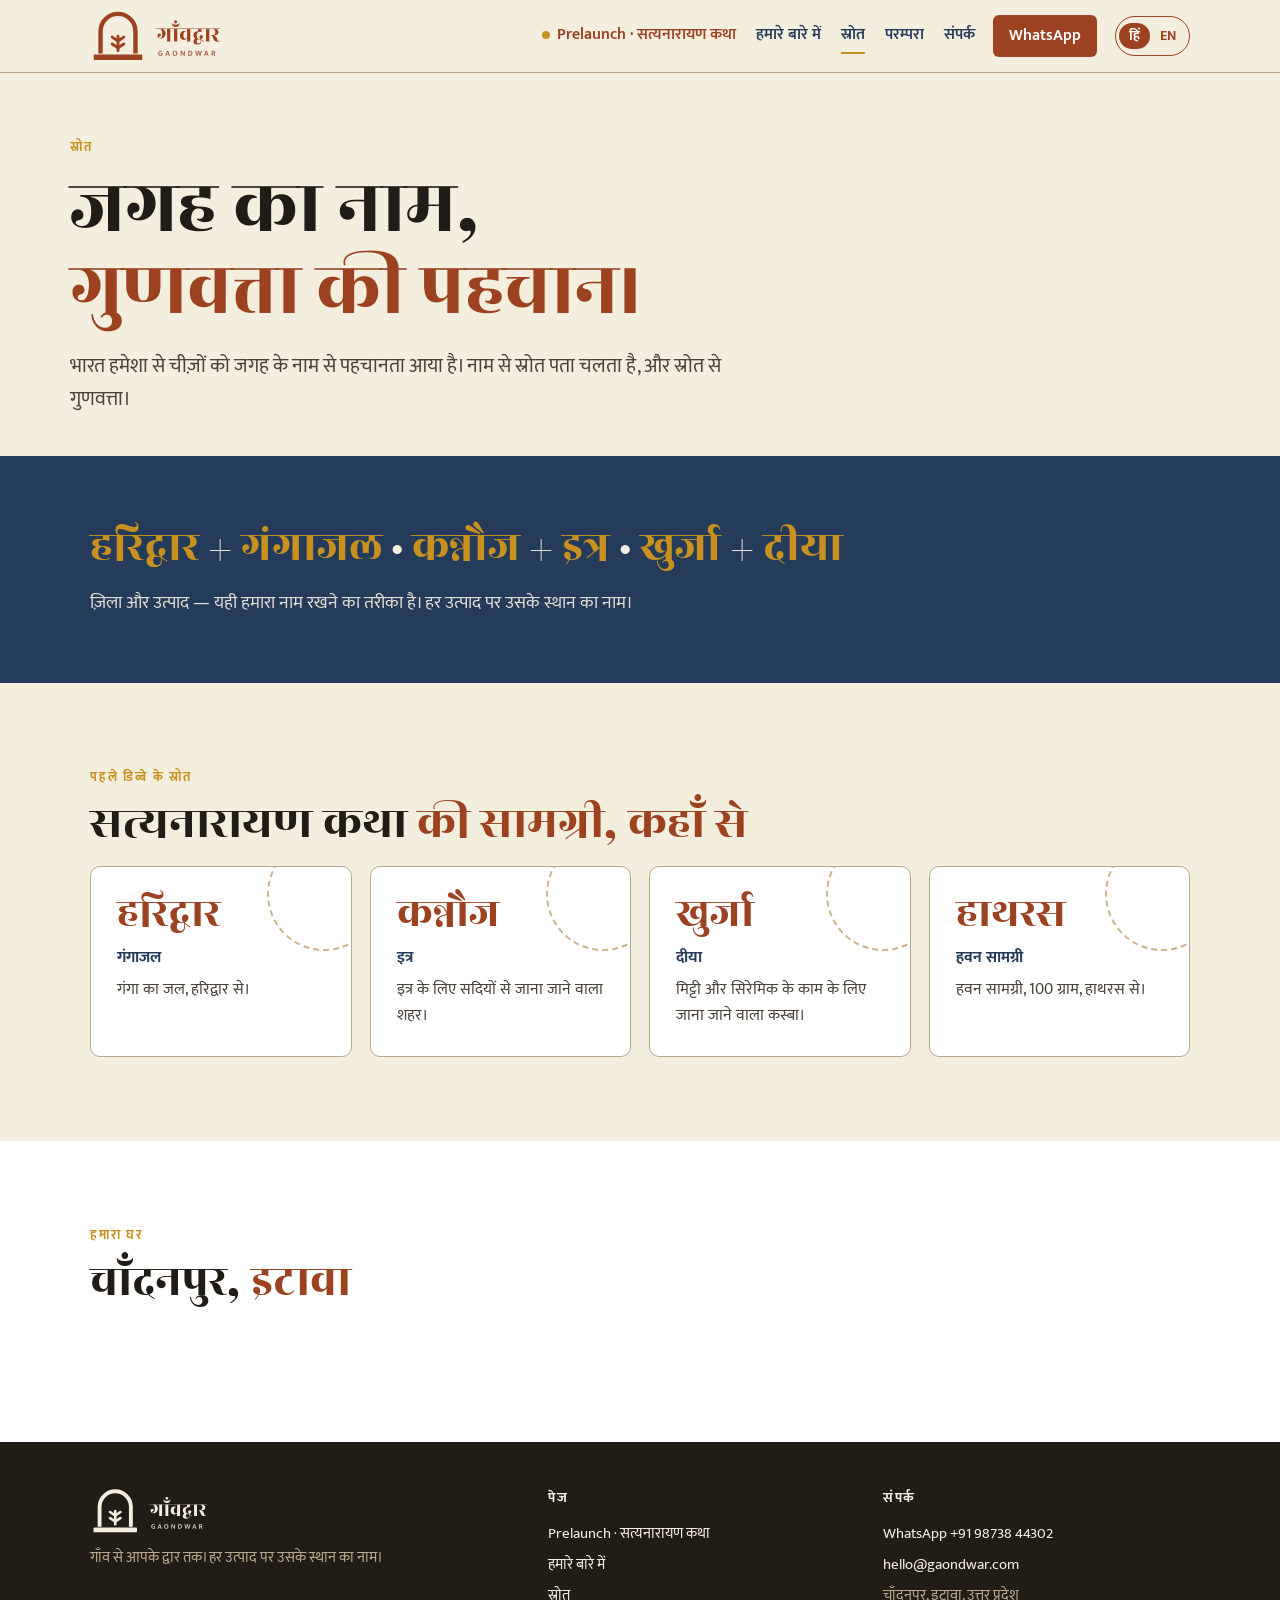
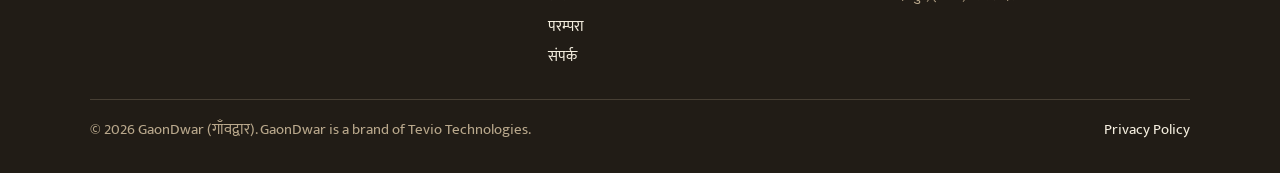
<file: sourcing/index.html>
<!DOCTYPE html>

<html data-title-en="Sourcing | GaonDwar" lang="hi">
<head>
<meta charset="utf-8"/>
<meta content="width=device-width, initial-scale=1" name="viewport"/>
<title>स्रोत | GaonDwar गाँवद्वार</title>
<meta content="GaonDwar की सामग्री कहाँ से आती है — हरिद्वार का गंगाजल, कन्नौज का इत्र, खुर्जा का दीया, हाथरस की हवन सामग्री।" name="description"/>
<meta content="स्रोत | GaonDwar गाँवद्वार" property="og:title"/>
<meta content="GaonDwar की सामग्री कहाँ से आती है — हरिद्वार का गंगाजल, कन्नौज का इत्र, खुर्जा का दीया, हाथरस की हवन सामग्री।" property="og:description"/>
<meta content="https://gaondwar.in/sourcing/" property="og:url"/>
<meta content="website" property="og:type"/>
<meta content="https://gaondwar.in/assets/og-image.png" property="og:image"/>
<meta content="summary_large_image" name="twitter:card"/>
<meta content="#9C4221" name="theme-color"/>
<link href="../assets/favicon.svg" rel="icon" type="image/svg+xml"/>
<link href="../assets/favicon-32.png" rel="icon" sizes="32x32" type="image/png"/>
<link href="../assets/favicon-180.png" rel="apple-touch-icon"/>
<link href="https://fonts.googleapis.com" rel="preconnect"/>
<link crossorigin="" href="https://fonts.gstatic.com" rel="preconnect"/>
<link href="https://fonts.googleapis.com/css2?family=Mukta:wght@300;400;500;600;700&amp;family=Rozha+One&amp;display=swap" rel="stylesheet"/>
<link href="../assets/site.css" rel="stylesheet"/>
<style>.plist{display:grid;grid-template-columns:repeat(auto-fit,minmax(240px,1fr));gap:18px}
.pl{background:#fff;border:1px solid var(--mitti);border-radius:10px;padding:26px;position:relative;overflow:hidden}
.pl .nm{font-family:'Rozha One',serif;font-size:clamp(34px,4vw,44px);line-height:1;color:var(--geru)}
.pl .pr{font-weight:700;color:var(--neel);margin:8px 0 6px}
.pl p{color:#4a4339}
.pl::after{content:"";position:absolute;right:-30px;top:-30px;width:110px;height:110px;border-radius:50%;border:2px dashed var(--kraft)}
.rule{background:var(--neel);color:var(--chuna)}
.rule h2{color:var(--chuna)} .rule h2 em{color:var(--haldi)}
.eq{font-family:'Rozha One',serif;font-size:clamp(28px,4vw,46px);line-height:1.2;color:var(--haldi)}
.eq span{color:var(--chuna)}</style>
</head>
<body>
<header class="site">
<div class="wrap nav">
<a aria-label="GaonDwar होम" class="brand" href="../"><img alt="GaonDwar — गाँवद्वार" height="150" src="../assets/gaondwar-logo.svg" width="359"/></a>
<nav aria-label="मुख्य" class="menu" id="menu"><a class="pre" data-en="Prelaunch · Satyanarayan Katha" href="../satyanarayan/">Prelaunch · सत्यनारायण कथा</a><a data-en="About us" href="../about/">हमारे बारे में</a><a aria-current="page" data-en="Sourcing" href="../sourcing/">स्रोत</a><a data-en="Traditions" href="../parampara/">परम्परा</a><a data-en="Contact" href="../contact/">संपर्क</a></nav>
<a class="nav-wa" href="https://wa.me/919873844302?text=Namaste%20GaonDwar" rel="noopener" target="_blank">WhatsApp</a>
<button aria-label="Switch to English" class="lang" data-lang-toggle="" title="English / हिंदी" type="button"><span class="l-hi">हिं</span><span class="l-en">EN</span></button>
<button aria-controls="menu" aria-expanded="false" aria-label="मेन्यू" class="burger" type="button"><span></span><span></span><span></span></button>
</div>
</header>
<main>
<div class="wrap pagehead">
<div class="kick" data-en="Sourcing">स्रोत</div>
<h1 data-en="The name of the place,&lt;br/&gt;&lt;em&gt;the mark of quality.&lt;/em&gt;">जगह का नाम,<br/><em>गुणवत्ता की पहचान।</em></h1>
<p class="lead" data-en="India has always known things by the name of their place. The name tells you the origin, and the origin tells you the quality.">भारत हमेशा से चीज़ों को जगह के नाम से पहचानता आया है। नाम से स्रोत पता चलता है, और स्रोत से गुणवत्ता।</p>
</div>
<section class="rule" style="padding:64px 0">
<div class="wrap">
<p class="eq rv" data-en="Haridwar &lt;span&gt;+&lt;/span&gt; Gangajal &lt;span&gt;·&lt;/span&gt; Kannauj &lt;span&gt;+&lt;/span&gt; Ittar &lt;span&gt;·&lt;/span&gt; Khurja &lt;span&gt;+&lt;/span&gt; Diya">हरिद्वार <span>+</span> गंगाजल <span>·</span> कन्नौज <span>+</span> इत्र <span>·</span> खुर्जा <span>+</span> दीया</p>
<p class="rv" data-en="District plus product — that is how we name things. Every product carries the name of its place." style="margin-top:14px;opacity:.9;font-size:18px;max-width:40em">ज़िला और उत्पाद — यही हमारा नाम रखने का तरीका है। हर उत्पाद पर उसके स्थान का नाम।</p>
</div>
</section>
<section>
<div class="wrap">
<div class="kick rv" data-en="Sources of the first box">पहले डिब्बे के स्रोत</div>
<h2 class="rv" data-en="Satyanarayan Katha &lt;em&gt;samagri, and where it's from&lt;/em&gt;">सत्यनारायण कथा <em>की सामग्री, कहाँ से</em></h2>
<div class="plist">
<div class="pl rv"><div class="nm" data-en="Haridwar">हरिद्वार</div><div class="pr" data-en="Gangajal">गंगाजल</div><p data-en="Water of the Ganga, from Haridwar.">गंगा का जल, हरिद्वार से।</p></div>
<div class="pl rv"><div class="nm" data-en="Kannauj">कन्नौज</div><div class="pr" data-en="Ittar">इत्र</div><p data-en="A town known for ittar for centuries.">इत्र के लिए सदियों से जाना जाने वाला शहर।</p></div>
<div class="pl rv"><div class="nm" data-en="Khurja">खुर्जा</div><div class="pr" data-en="Diya">दीया</div><p data-en="A town known for clay and ceramic work.">मिट्टी और सिरेमिक के काम के लिए जाना जाने वाला कस्बा।</p></div>
<div class="pl rv"><div class="nm" data-en="Hathras">हाथरस</div><div class="pr" data-en="Havan samagri">हवन सामग्री</div><p data-en="Havan samagri, 100 g, from Hathras.">हवन सामग्री, 100 ग्राम, हाथरस से।</p></div>
</div>
</div>
</section>
<section style="background:#fff">
<div class="wrap two">
<div><div class="kick rv" data-en="Our home">हमारा घर</div><h2 class="rv" data-en="Chandanpur, &lt;em&gt;Etawah&lt;/em&gt;">चाँदनपुर, <em>इटावा</em></h2></div>
<div class="rv"><p data-en="GaonDwar works out of Chandanpur in Etawah district. New villages and artisan clusters will keep joining — each with its own name." style="font-size:18px">GaonDwar का काम इटावा ज़िले के चाँदनपुर से चलता है। नए गाँव और कारीगर क्लस्टर जुड़ते जाएँगे — हर एक अपने नाम के साथ।</p><p style="margin-top:18px"><a class="btn ghost" data-en="An artisan? Join us →" href="../contact/">कारीगर हैं? जुड़िए →</a></p></div>
</div>
</section>
</main>
<footer class="site">
<div class="wrap">
<div class="cols">
<div data-en='&lt;span aria-label="GaonDwar" class="flogo" role="img" style="-webkit-mask-image:url(../assets/gaondwar-logo.svg);mask-image:url(../assets/gaondwar-logo.svg)"&gt;&lt;/span&gt;From the village to your door. Every product carries the name of its place.'><span aria-label="GaonDwar" class="flogo" role="img" style="-webkit-mask-image:url(../assets/gaondwar-logo.svg);mask-image:url(../assets/gaondwar-logo.svg)"></span>गाँव से आपके द्वार तक। हर उत्पाद पर उसके स्थान का नाम।</div>
<div><h4 data-en="Pages">पेज</h4><ul><li><a data-en="Prelaunch · Satyanarayan Katha" href="../satyanarayan/">Prelaunch · सत्यनारायण कथा</a></li><li><a data-en="About us" href="../about/">हमारे बारे में</a></li><li><a data-en="Sourcing" href="../sourcing/">स्रोत</a></li><li><a data-en="Traditions" href="../parampara/">परम्परा</a></li><li><a data-en="Contact" href="../contact/">संपर्क</a></li></ul></div>
<div><h4 data-en="Contact">संपर्क</h4><ul><li><a href="https://wa.me/919873844302">WhatsApp +91 98738 44302</a></li><li><a href="mailto:hello@gaondwar.com">hello@gaondwar.com</a></li><li data-en="Chandanpur, Etawah, Uttar Pradesh">चाँदनपुर, इटावा, उत्तर प्रदेश</li></ul></div>
</div>
<div class="legal"><div>© 2026 GaonDwar (गाँवद्वार). GaonDwar is a brand of Tevio Technologies.</div><div><a href="../privacy.html">Privacy Policy</a></div></div>
</div>
</footer>
<script src="../assets/site.js"></script>
</body>
</html>
</file>
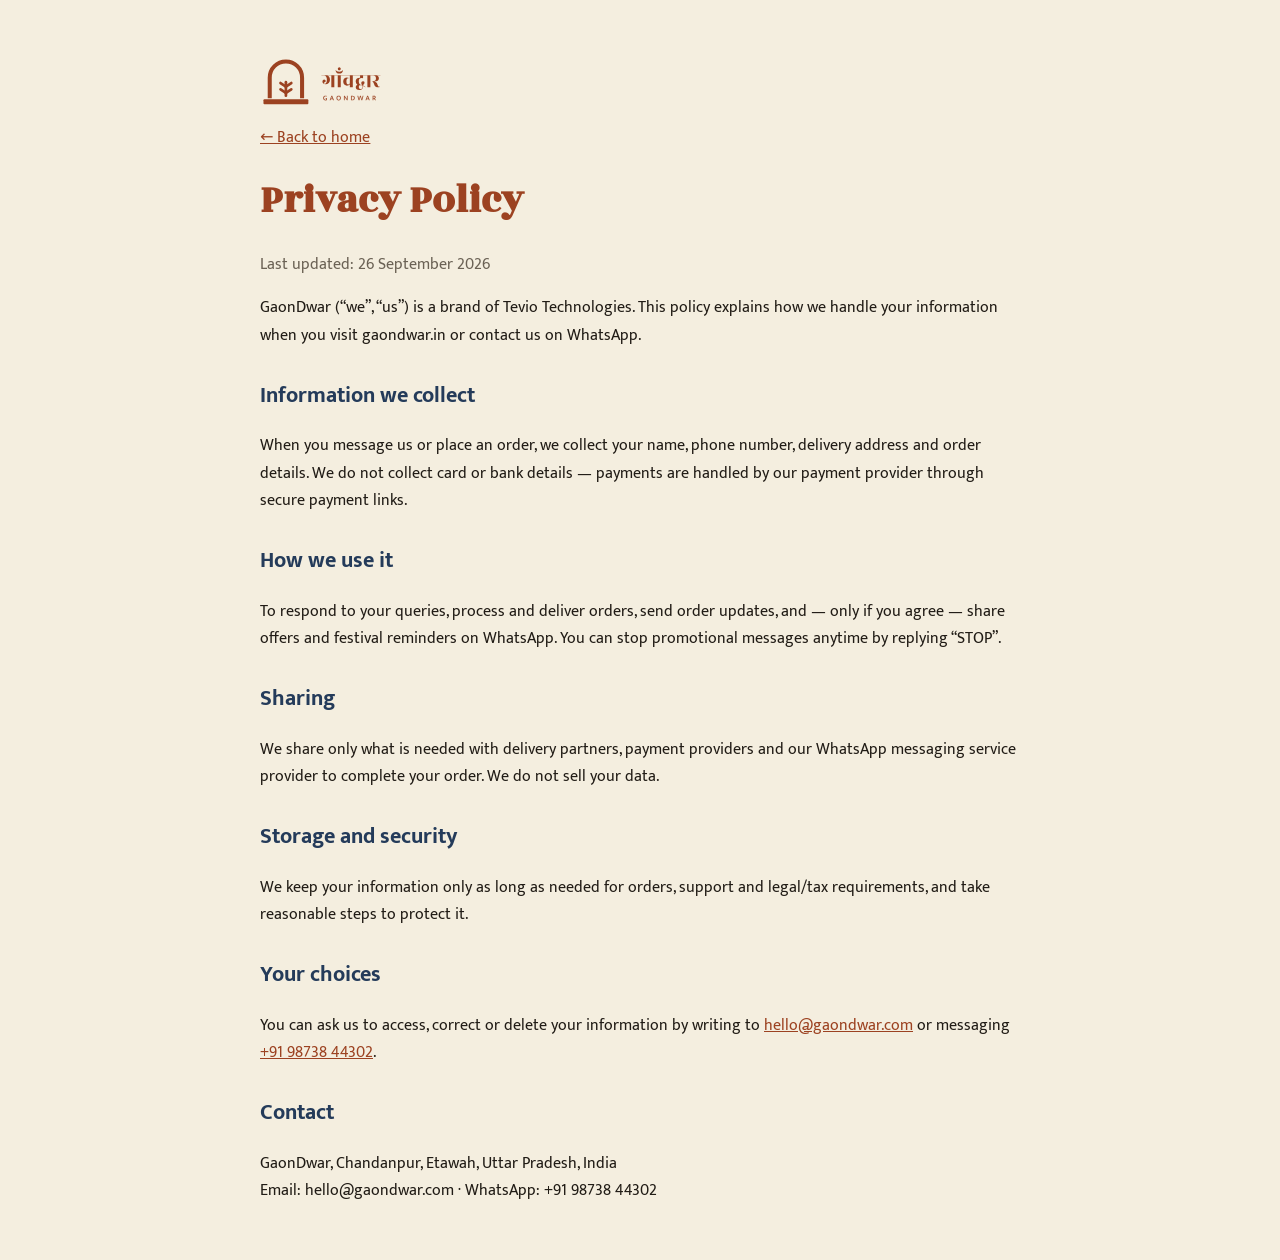
<file: privacy.html>
<!doctype html>
<html lang="en">
<head>
<meta charset="utf-8">
<meta name="viewport" content="width=device-width, initial-scale=1">
<title>Privacy Policy | GaonDwar</title>
<link rel="icon" href="assets/favicon.svg" type="image/svg+xml">
<link rel="icon" href="assets/favicon-32.png" sizes="32x32" type="image/png">
<link rel="apple-touch-icon" href="assets/favicon-180.png">
<meta name="theme-color" content="#9C4221">
<link href="https://fonts.googleapis.com/css2?family=Mukta:wght@400;600;700&family=Rozha+One&display=swap" rel="stylesheet">
<style>
  body{font-family:'Mukta',system-ui,sans-serif;background:#F4EEDF;color:#211C16;line-height:1.7;margin:0}
  .wrap{max-width:760px;margin:0 auto;padding:40px 20px}
  h1{font-family:'Rozha One',serif;color:#9C4221;font-size:40px;margin:0 0 4px}
  h2{color:#243B5A;font-size:22px;margin-top:28px}
  a{color:#9C4221}
  .muted{color:#6b6255}
</style>
</head>
<body>
<div class="wrap">
  <p><a href="./" aria-label="GaonDwar home"><img src="assets/gaondwar-logo.svg" alt="GaonDwar — गाँवद्वार" width="359" height="150" style="height:52px;width:auto;display:block"></a></p>
  <p style="margin-top:4px"><a href="./">← Back to home</a></p>
  <h1>Privacy Policy</h1>
  <p class="muted">Last updated: 26 September 2026</p>

  <p>GaonDwar (“we”, “us”) is a brand of Tevio Technologies. This policy explains how we handle your information when you visit gaondwar.in or contact us on WhatsApp.</p>

  <h2>Information we collect</h2>
  <p>When you message us or place an order, we collect your name, phone number, delivery address and order details. We do not collect card or bank details — payments are handled by our payment provider through secure payment links.</p>

  <h2>How we use it</h2>
  <p>To respond to your queries, process and deliver orders, send order updates, and — only if you agree — share offers and festival reminders on WhatsApp. You can stop promotional messages anytime by replying “STOP”.</p>

  <h2>Sharing</h2>
  <p>We share only what is needed with delivery partners, payment providers and our WhatsApp messaging service provider to complete your order. We do not sell your data.</p>

  <h2>Storage and security</h2>
  <p>We keep your information only as long as needed for orders, support and legal/tax requirements, and take reasonable steps to protect it.</p>

  <h2>Your choices</h2>
  <p>You can ask us to access, correct or delete your information by writing to <a href="mailto:hello@gaondwar.com">hello@gaondwar.com</a> or messaging <a href="https://wa.me/919873844302">+91 98738 44302</a>.</p>

  <h2>Contact</h2>
  <p>GaonDwar, Chandanpur, Etawah, Uttar Pradesh, India<br>Email: hello@gaondwar.com · WhatsApp: +91 98738 44302</p>
</div>
</body>
</html>
</file>
<file: assets/site.css>
/* GaonDwar — shared site styles (header, menu, footer, buttons, sections, reveal, khana grid) */
:root{--geru:#9C4221;--geru-deep:#6E2E16;--chuna:#F4EEDF;--chuna-2:#EDE5D2;--neel:#243B5A;--haldi:#C8901F;--kajal:#211C16;--mitti:#B9A88C;--mitti-ink:#6F624E;--kraft:#CDB289;--kraft-dk:#B99C72;--kraft-lt:#E3D3B4;color-scheme:light}
*{box-sizing:border-box;margin:0;padding:0}
html{scroll-behavior:smooth}
body{font-family:'Mukta',system-ui,sans-serif;background:var(--chuna);color:var(--kajal);line-height:1.65;overflow-x:clip}
a{color:var(--geru)}
.wrap{max-width:1140px;margin:0 auto;padding:0 20px}

/* header + menu */
header.site{background:var(--chuna);border-bottom:1px solid var(--mitti);position:sticky;top:0;z-index:50}
header.site .nav{display:flex;align-items:center;gap:18px;padding:8px 20px;position:relative}
header.site .brand{display:flex;align-items:center;text-decoration:none;margin-right:auto}
header.site .brand img{height:56px;width:auto;display:block}
.menu{display:flex;align-items:center;gap:20px}
.menu a{text-decoration:none;color:var(--neel);font-weight:600;font-size:16px;white-space:nowrap;padding:4px 0;border-bottom:2px solid transparent}
.menu a:hover,.menu a[aria-current="page"]{border-bottom-color:var(--haldi)}
.menu a.pre{color:var(--geru);display:inline-flex;align-items:center;gap:7px}
.menu a.pre::before{content:"";width:8px;height:8px;border-radius:50%;background:var(--haldi);animation:gdpulse 2s infinite}
@keyframes gdpulse{0%{box-shadow:0 0 0 0 rgba(200,144,31,.7)}70%,100%{box-shadow:0 0 0 8px rgba(200,144,31,0)}}
.nav-wa{background:var(--geru);color:#fff!important;padding:8px 16px;border-radius:6px;text-decoration:none;font-weight:600;white-space:nowrap}
.lang{display:inline-flex;align-items:center;height:40px;border:1.5px solid var(--geru);border-radius:30px;background:transparent;cursor:pointer;padding:3px;font-family:inherit;font-weight:700;font-size:14px;line-height:1}
.lang span{padding:6px 10px;border-radius:30px;color:var(--geru);transition:background .2s,color .2s}
html:not([lang="en"]) .lang .l-hi,html[lang="en"] .lang .l-en{background:var(--geru);color:#fff}
.burger{display:none;width:44px;height:44px;border:1.5px solid var(--mitti);border-radius:6px;background:transparent;cursor:pointer;align-items:center;justify-content:center;flex-direction:column;gap:5px}
.burger span{display:block;width:20px;height:2px;background:var(--kajal);transition:transform .25s,opacity .25s}
.burger[aria-expanded="true"] span:nth-child(1){transform:translateY(7px) rotate(45deg)}
.burger[aria-expanded="true"] span:nth-child(2){opacity:0}
.burger[aria-expanded="true"] span:nth-child(3){transform:translateY(-7px) rotate(-45deg)}
@media(max-width:1020px){
  header.site .brand img{height:46px}
  .burger{display:inline-flex}
  .menu{display:none;position:absolute;left:0;right:0;top:100%;background:var(--chuna);border-bottom:1px solid var(--mitti);flex-direction:column;align-items:stretch;gap:0;padding:6px 20px 14px;box-shadow:0 18px 30px -20px rgba(60,35,15,.4)}
  .menu.open{display:flex}
  .menu a{padding:13px 0;border-bottom:1px solid var(--chuna-2);font-size:17px}
  .menu a:hover,.menu a[aria-current="page"]{border-bottom-color:var(--chuna-2);color:var(--geru)}
}
@media(max-width:420px){.nav-wa{padding:8px 12px}header.site .nav{gap:10px}.lang span{padding:6px 8px}}
@media(max-width:360px){.nav-wa{display:none}}

/* buttons + type */
.btn{display:inline-flex;align-items:center;gap:8px;min-height:50px;background:var(--geru);color:#fff;text-decoration:none;padding:12px 24px;border-radius:6px;font-weight:600;font-size:17px;font-family:inherit;border:2px solid var(--geru);cursor:pointer}
.btn:hover{background:var(--geru-deep);border-color:var(--geru-deep)}
.btn.ghost{background:transparent;color:var(--geru)}
.btn.ghost:hover{background:rgba(156,66,33,.07)}
.btn.light{background:var(--chuna);color:var(--geru);border-color:var(--chuna)}
.btn.light:hover{background:#fff;border-color:#fff}
.btn:focus-visible,a:focus-visible,button:focus-visible{outline:2px solid var(--neel);outline-offset:3px}
.ctas{display:flex;gap:12px;flex-wrap:wrap}
section{padding:84px 0}
.kick{font-weight:700;letter-spacing:.14em;text-transform:uppercase;font-size:13px;color:var(--haldi);margin-bottom:10px}
.h2,h2{font-family:'Rozha One',serif;font-weight:400;font-size:clamp(30px,4.4vw,48px);line-height:1.12;color:var(--kajal);margin-bottom:14px;text-wrap:balance}
h2 em,h1 em{font-style:normal;color:var(--geru)}
.lead{max-width:660px;color:#4a4339;font-size:18px;margin-bottom:36px}
.pagehead{padding:64px 0 40px}
.pagehead h1{font-family:'Rozha One',serif;font-weight:400;font-size:clamp(42px,6.6vw,80px);line-height:1.02;letter-spacing:-.01em;text-wrap:balance}
.pagehead .lead{margin:18px 0 0;font-size:clamp(17px,1.7vw,20px)}
.cards{display:grid;grid-template-columns:repeat(auto-fit,minmax(250px,1fr));gap:18px}
.card{background:#fff;border:1px solid var(--mitti);border-radius:10px;padding:26px;text-decoration:none;color:inherit;display:flex;flex-direction:column;gap:6px;transition:transform .25s,box-shadow .25s}
a.card:hover{transform:translateY(-3px);box-shadow:0 16px 30px -20px rgba(60,35,15,.45)}
.card h3{font-family:'Rozha One',serif;font-weight:400;font-size:25px;line-height:1.15;color:var(--geru)}
.card p{color:#4a4339}
.card .more{font-weight:700;color:var(--geru);margin-top:auto;padding-top:8px}
.card .ico{width:34px;height:34px;color:var(--geru);margin-bottom:4px}
.badge{align-self:flex-start;font-size:12px;font-weight:700;letter-spacing:.08em;background:var(--haldi);color:#fff;border-radius:30px;padding:2px 12px}
.badge.off{background:var(--mitti)}
.two{display:grid;grid-template-columns:1fr 1fr;gap:48px;align-items:start}
@media(max-width:800px){.two{grid-template-columns:1fr;gap:22px}}

/* footer */
footer.site{background:var(--kajal);color:var(--mitti);padding:44px 0 30px;font-size:15px}
footer.site .cols{display:grid;grid-template-columns:1.4fr 1fr 1fr;gap:28px;margin-bottom:26px}
@media(max-width:760px){footer.site .cols{grid-template-columns:1fr}}
footer.site .flogo{display:block;height:50px;aspect-ratio:359/150;margin-bottom:10px;background:var(--chuna);-webkit-mask-repeat:no-repeat;mask-repeat:no-repeat;-webkit-mask-position:left center;mask-position:left center;-webkit-mask-size:contain;mask-size:contain}
footer.site h4{color:var(--chuna);font-size:14px;letter-spacing:.12em;text-transform:uppercase;margin-bottom:10px}
footer.site ul{list-style:none}
footer.site li{padding:3px 0}
footer.site a{color:var(--chuna);text-decoration:none}
footer.site a:hover{text-decoration:underline}
footer.site .legal{border-top:1px solid rgba(185,168,140,.25);padding-top:18px;display:flex;justify-content:space-between;gap:14px;flex-wrap:wrap}

/* scroll reveal */
.rv{opacity:0;transform:translateY(22px);transition:opacity .8s ease,transform .8s cubic-bezier(.2,.7,.2,1)}
.rv.in{opacity:1;transform:none}

/* khana grid: each khana switches between puja step and its samagri */
.ktray-wrap{position:relative;max-width:520px;width:100%;justify-self:center}
.ktray{color:var(--kajal);background:var(--kraft);border-radius:10px;padding:14px;box-shadow:0 3px 0 var(--kraft-dk),0 30px 60px -28px rgba(60,35,15,.45);transform:rotate(-2.5deg)}
.ktray .book{background:var(--chuna);border:1px solid var(--kraft-dk);border-radius:4px;text-align:center;padding:14px 10px;margin-bottom:9px}
.ktray .book b{font-family:'Rozha One',serif;font-weight:400;font-size:clamp(17px,2.4vw,22px);display:block;line-height:1.15}
.ktray .book span{font-size:11px;letter-spacing:.16em;color:var(--neel);font-weight:600}
.kh{display:grid;grid-template-columns:repeat(3,1fr);gap:9px}
.k{position:relative;background:var(--chuna);border:1px solid var(--kraft-dk);border-radius:4px;min-height:98px;overflow:hidden;transition:background .35s,box-shadow .35s,transform .35s}
.k .face{position:absolute;inset:0;padding:10px 10px 12px;display:flex;flex-direction:column;justify-content:flex-end;transition:opacity .16s ease,transform .16s ease}
.k:not(.alt) .face.a,.k.alt .face.b{transition-delay:.15s}
.k .face.b{opacity:0;transform:translateY(12px)}
.k.alt .face.a{opacity:0;transform:translateY(-12px)}
.k.alt .face.b{opacity:1;transform:none}
.k .step{font-family:'Rozha One',serif;font-size:clamp(17px,2vw,21px);line-height:1.1;color:var(--geru)}
.k .ic{width:24px;height:24px;color:var(--mitti);margin-bottom:auto}
.k .t{font-weight:600;font-size:14px;line-height:1.25}
.k .e{font-size:11.5px;color:var(--mitti-ink);line-height:1.35;margin-top:2px}
.k.on{background:#FFF8E6;box-shadow:0 0 0 2px var(--haldi),0 0 24px rgba(200,144,31,.45);transform:translateY(-2px)}
.k.on .ic{color:var(--geru)}
.k.home{background:transparent;border-style:dashed}
.ktray-cap{text-align:center;font-size:14px;color:var(--mitti-ink);margin-top:18px;min-height:1.6em}
.ktray-cap b{color:var(--geru);font-weight:600}

/* mantra band */
.mband{background:var(--geru);color:var(--chuna);overflow:hidden;padding:14px 0;white-space:nowrap}
.mband .track{display:inline-flex;gap:44px;animation:gdscroll 50s linear infinite;font-family:'Rozha One',serif;font-size:clamp(20px,2.4vw,28px)}
.mband .track span::after{content:"\2733";color:var(--haldi);margin-left:44px;font-size:.6em;vertical-align:middle}
@keyframes gdscroll{to{transform:translateX(-50%)}}

@media (prefers-reduced-motion: reduce){
  .rv{opacity:1;transform:none;transition:none}
  .menu a.pre::before,.mband .track{animation:none}
  .k,.k .face,.card{transition:none}
}
</file>
